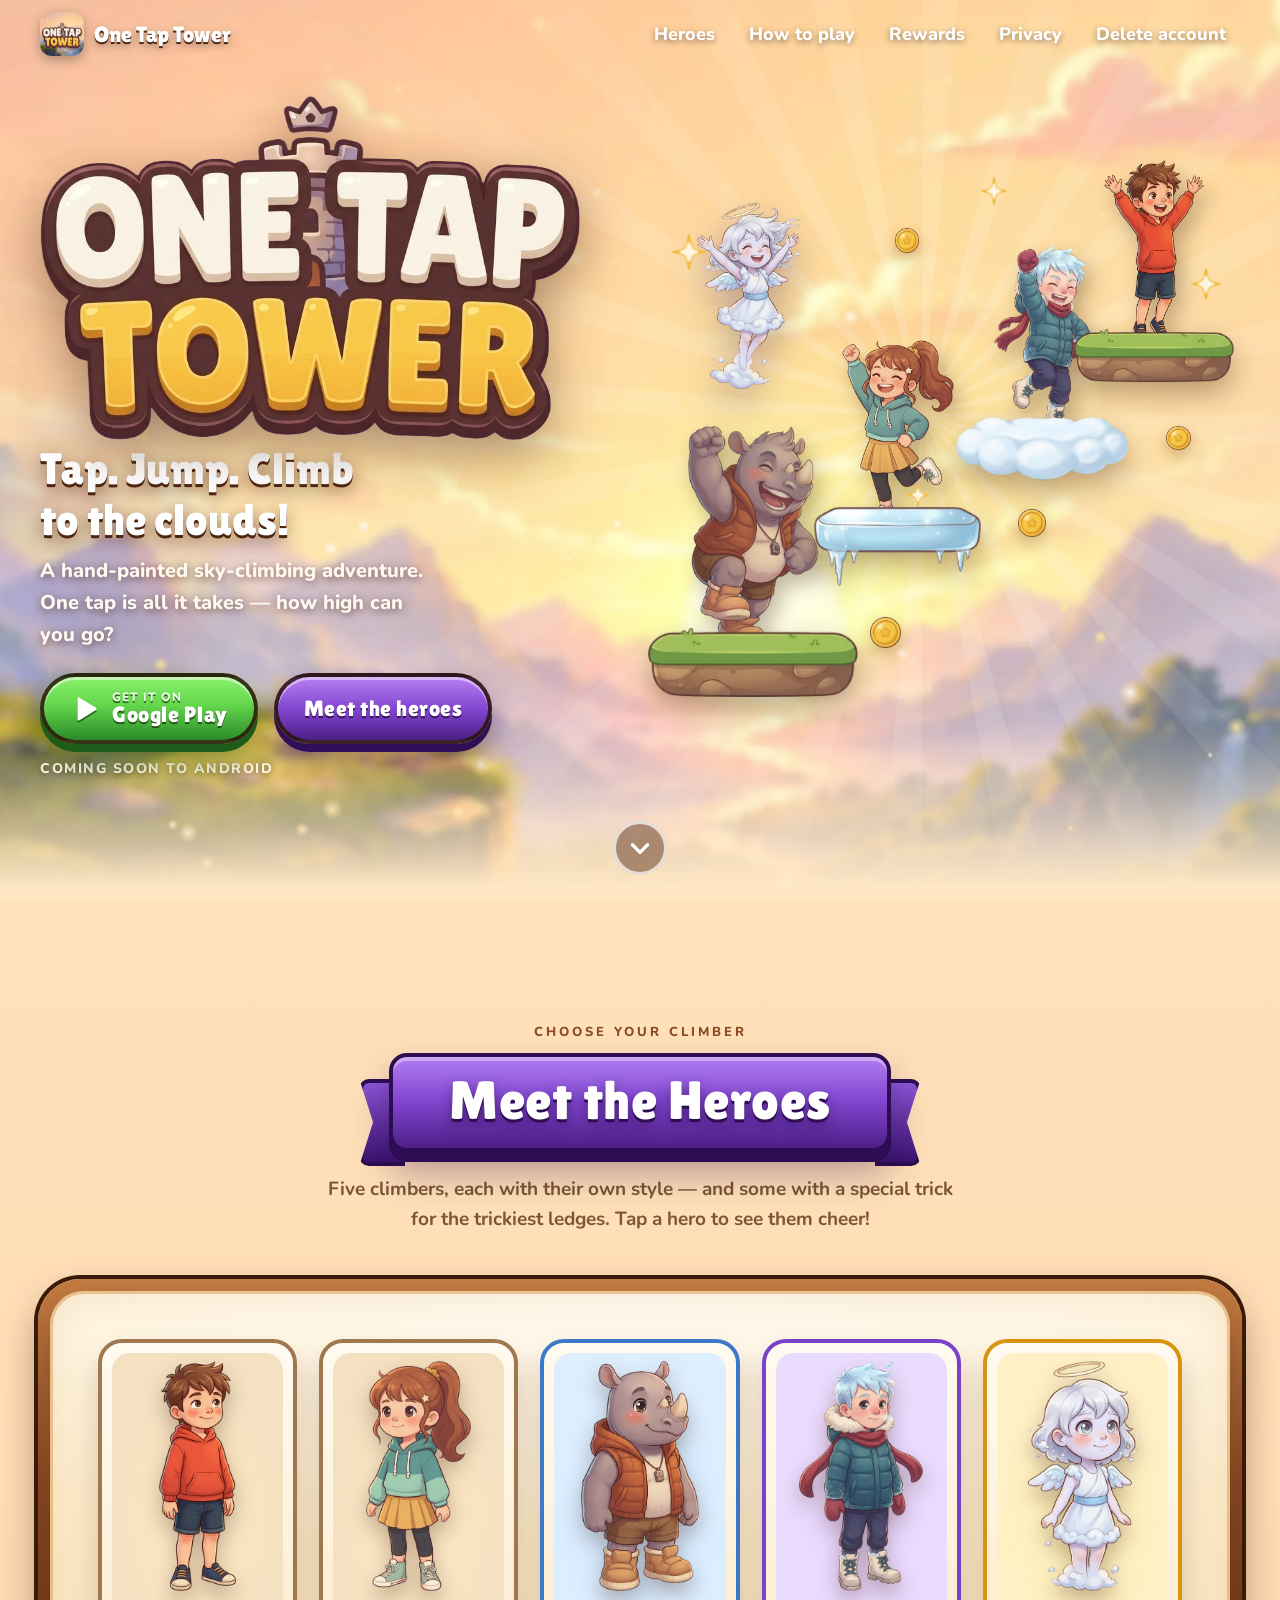
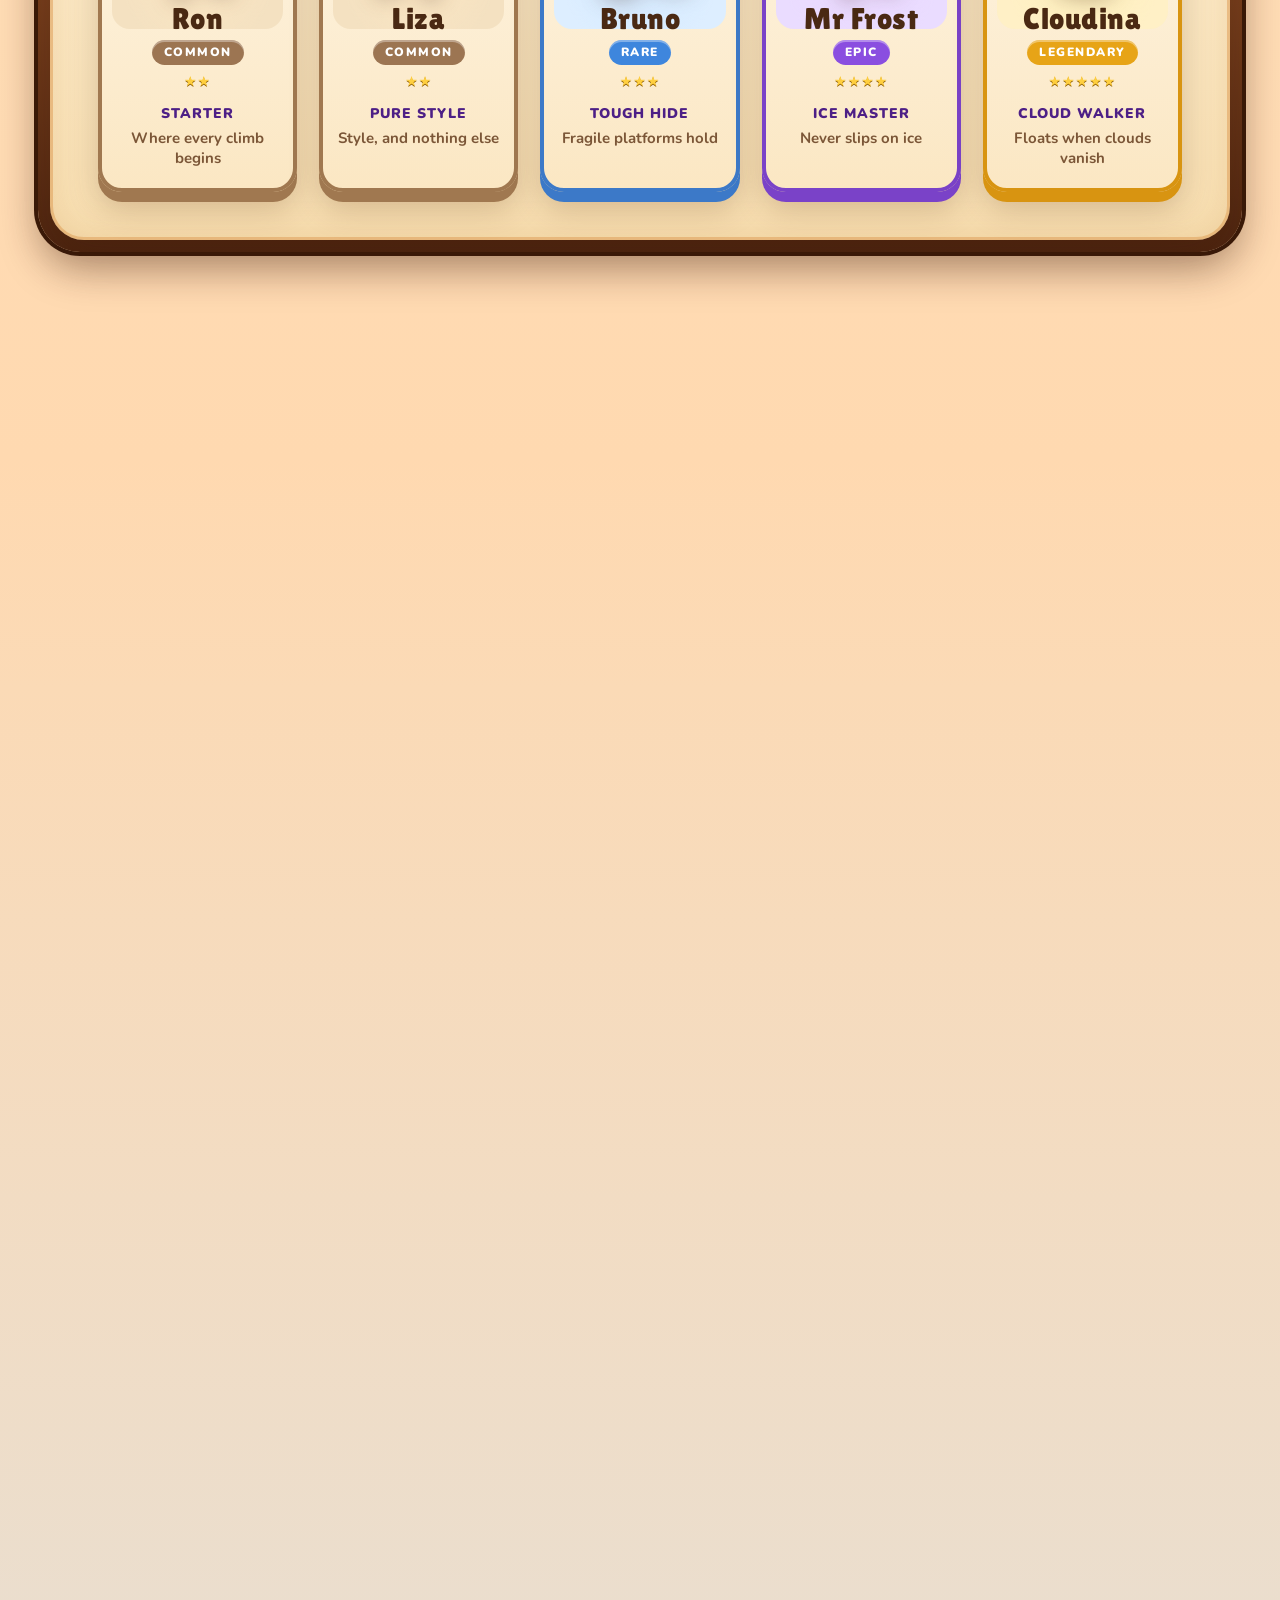
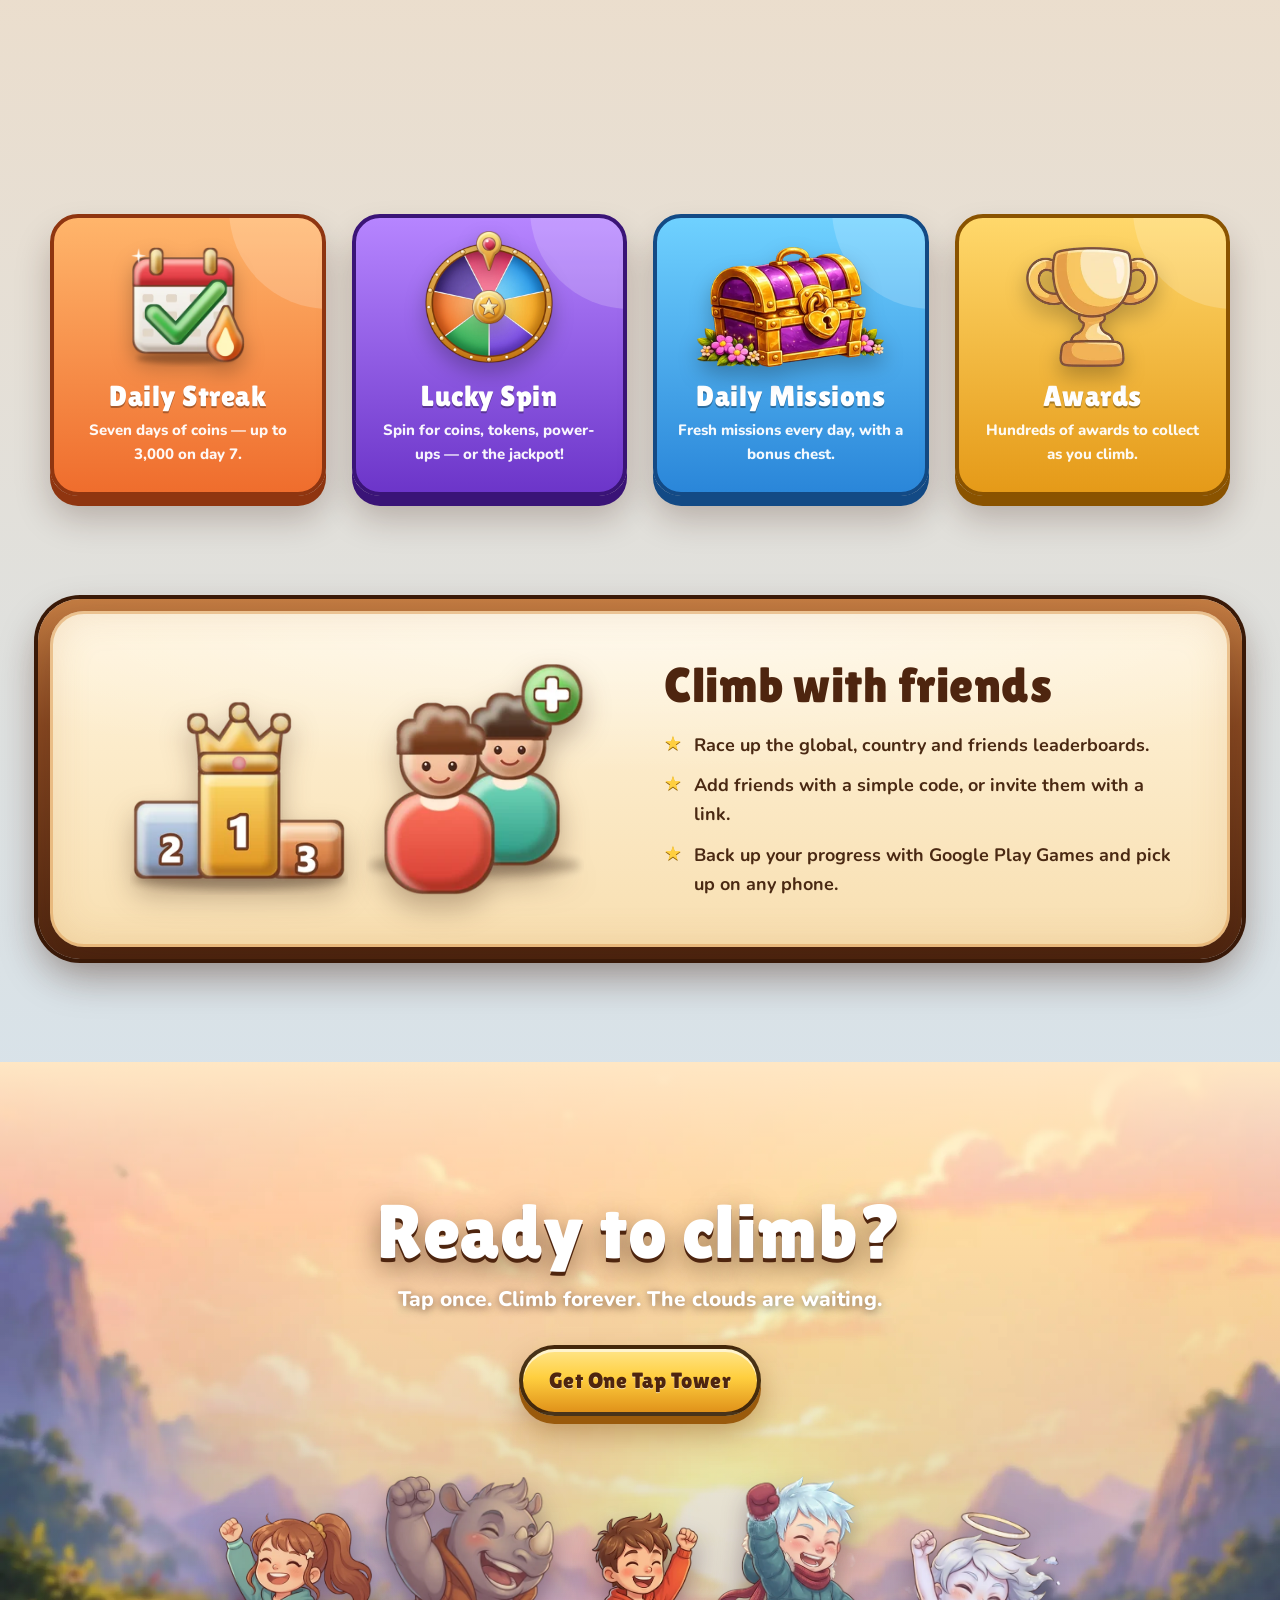
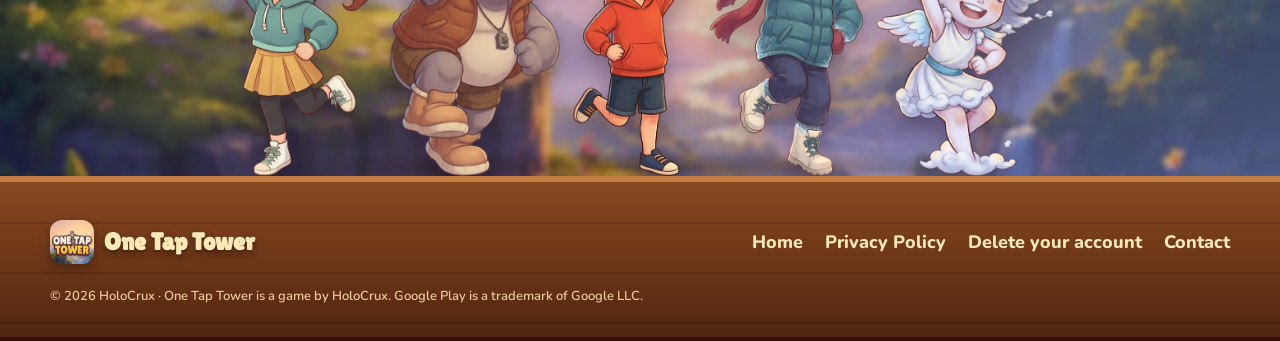
<file: index.html>
<!doctype html>
<html lang="en">
<head>
  <meta charset="utf-8">
  <meta name="viewport" content="width=device-width, initial-scale=1, viewport-fit=cover">
  <title>One Tap Tower — Tap. Jump. Climb to the clouds!</title>
  <meta name="description" content="One Tap Tower is a hand-painted sky-climbing adventure for Android. One tap is all it takes: leap from ledge to ledge, chain perfect landings, grab power-ups and climb with your friends.">
  <meta name="theme-color" content="#8a4a22">
  <meta property="og:type" content="website">
  <meta property="og:title" content="One Tap Tower — Tap. Jump. Climb to the clouds!">
  <meta property="og:description" content="A hand-painted sky-climbing adventure. One tap is all it takes — how high can you go?">
  <meta property="og:image" content="assets/img/og-image.jpg">
  <meta name="twitter:card" content="summary_large_image">
  <link rel="icon" type="image/png" href="assets/img/favicon.png">
  <link rel="apple-touch-icon" href="assets/img/apple-touch-icon.png">
  <link rel="preconnect" href="https://fonts.googleapis.com">
  <link rel="preconnect" href="https://fonts.gstatic.com" crossorigin>
  <link href="https://fonts.googleapis.com/css2?family=Lilita+One&family=Nunito:wght@600;700;800;900&display=swap" rel="stylesheet">
  <link rel="preload" as="image" href="assets/img/logo.webp">
  <link rel="stylesheet" href="assets/css/site.css">
</head>
<body>

<header class="nav">
  <div class="nav-inner">
    <a class="brand" href="index.html" aria-label="One Tap Tower home">
      <img src="assets/img/app-icon.webp" alt="" width="44" height="44">
      <span>One Tap Tower</span>
    </a>
    <button class="nav-toggle" aria-label="Menu" aria-expanded="false" aria-controls="nav-links"><span></span><span></span><span></span></button>
    <ul class="nav-links" id="nav-links">
      <li><a href="#heroes">Heroes</a></li>
      <li><a href="#play">How to play</a></li>
      <li><a href="#rewards">Rewards</a></li>
      <li><a href="privacy.html">Privacy</a></li>
      <li><a href="delete-account.html">Delete account</a></li>
    </ul>
  </div>
</header>

<main>
  <!-- ======================================== HERO ======================================== -->
  <section class="hero" aria-labelledby="hero-title">
    <div class="hero-sky" aria-hidden="true"></div>
    <div class="rays" aria-hidden="true"></div>
    <div class="clouds" aria-hidden="true">
      <i class="cloud" style="--w:340px;--top:12%;--t:120s;--d:-20s;--o:.8"></i>
      <i class="cloud" style="--w:220px;--top:26%;--t:95s;--d:-70s;--o:.65"></i>
      <i class="cloud" style="--w:420px;--top:6%;--t:150s;--d:-110s;--o:.55"></i>
      <i class="cloud" style="--w:260px;--top:44%;--t:110s;--d:-45s;--o:.6"></i>
      <i class="cloud" style="--w:180px;--top:62%;--t:85s;--d:-10s;--o:.5"></i>
    </div>
    <canvas class="motes" aria-hidden="true"></canvas>

    <div class="hero-inner">
      <div class="hero-copy">
        <h1 id="hero-title" class="sr-only">One Tap Tower</h1>
        <img class="hero-logo" src="assets/img/logo.webp" alt="One Tap Tower" width="840" height="535">
        <p class="tagline">Tap. Jump. Climb to the clouds!</p>
        <p class="lede">A hand-painted sky-climbing adventure. One tap is all it takes — how high can you go?</p>
        <div class="cta">
          <a class="btn btn-play" href="https://play.google.com/store/apps/details?id=com.HoloCrux.OneTapTower" rel="noopener">
            <svg viewBox="0 0 24 24" aria-hidden="true"><path fill="#fff" d="M6 3.8v16.4c0 .8.9 1.3 1.6.9l13.2-8.2c.6-.4.6-1.4 0-1.8L7.6 2.9C6.9 2.5 6 3 6 3.8z"/></svg>
            <span><small>GET IT ON</small><b>Google Play</b></span>
          </a>
          <a class="btn btn-ghost" href="#heroes">Meet the heroes</a>
        </div>
        <p class="soon">Coming soon to Android</p>
      </div>

      <!-- The climb: a staircase of ledges, a hero on each, Cloudina flying above. -->
      <div class="climb" aria-hidden="true">
        <img class="flyer" src="assets/img/hero-cloudina-jump.webp" alt="" style="--x:12;--y:54;--hh:30">
        <div class="step" style="--x:4;--y:4;--lw:34;--lr:.332;--hh:36;--d:0s;--hd:.2s">
          <img class="hero-pose" src="assets/img/hero-bruno-celebrate.webp" alt="">
          <img class="ledge" src="assets/img/ledge-normal.webp" alt="">
        </div>
        <div class="step" style="--x:31;--y:22;--lw:27;--lr:.473;--hh:31;--d:-1.6s;--hd:1.4s">
          <img class="hero-pose" src="assets/img/hero-liza-celebrate.webp" alt="">
          <img class="ledge" src="assets/img/ledge-ice.webp" alt="">
        </div>
        <div class="step" style="--x:54;--y:39;--lw:28;--lr:.373;--hh:31;--d:-3.2s;--hd:2.6s">
          <img class="hero-pose" src="assets/img/hero-frost-celebrate.webp" alt="">
          <img class="ledge" src="assets/img/ledge-cloud.webp" alt="">
        </div>
        <div class="step" style="--x:73;--y:55;--lw:26;--lr:.332;--hh:30;--d:-4.8s;--hd:3.8s">
          <img class="hero-pose" src="assets/img/hero-ron-jump.webp" alt="">
          <img class="ledge" src="assets/img/ledge-normal.webp" alt="">
        </div>
        <img class="coin-spin" src="assets/img/coin.webp" alt="" style="--x:40;--y:12;--s:5;--d:-.3s">
        <img class="coin-spin" src="assets/img/coin.webp" alt="" style="--x:64;--y:30;--s:4.5;--d:-1.2s">
        <img class="coin-spin" src="assets/img/coin.webp" alt="" style="--x:88;--y:44;--s:4;--d:-2s">
        <img class="coin-spin" src="assets/img/coin.webp" alt="" style="--x:44;--y:76;--s:4;--d:-.8s">
        <img class="twinkle" src="assets/img/sparkle.webp" alt="" style="--x:8%;--y:14%;--s:34px;--d:0s">
        <img class="twinkle" src="assets/img/sparkle.webp" alt="" style="--x:58%;--y:4%;--s:26px;--d:-1.1s">
        <img class="twinkle" src="assets/img/sparkle.webp" alt="" style="--x:92%;--y:20%;--s:30px;--d:-2s">
        <img class="twinkle" src="assets/img/sparkle.webp" alt="" style="--x:46%;--y:58%;--s:22px;--d:-.6s">
      </div>
    </div>

    <a class="scroll-cue" href="#heroes" aria-label="Scroll to the heroes">
      <svg viewBox="0 0 24 24" aria-hidden="true"><path fill="none" stroke="#fff" stroke-width="3" stroke-linecap="round" stroke-linejoin="round" d="M5 9l7 7 7-7"/></svg>
    </a>
    <div class="hero-fade" aria-hidden="true"></div>
  </section>

  <!-- ======================================== HEROES ======================================== -->
  <section class="section" id="heroes" aria-labelledby="heroes-title">
    <div class="wrap">
      <div class="section-head reveal">
        <span class="eyebrow">Choose your climber</span><br>
        <h2 class="ribbon" id="heroes-title">Meet the Heroes</h2>
        <p>Five climbers, each with their own style — and some with a special trick for the trickiest ledges. Tap a hero to see them cheer!</p>
      </div>

      <div class="board round reveal">
        <div class="heroes-grid">
          <article class="hero-card r-common" tabindex="0">
            <div class="portrait">
              <img class="calm" src="assets/img/hero-ron-idle.webp" alt="Ron, a boy in a red hoodie" loading="lazy">
              <img class="cheer" src="assets/img/hero-ron-celebrate.webp" alt="" loading="lazy">
            </div>
            <h3>Ron</h3>
            <span class="rarity">Common</span>
            <div class="stars" aria-label="2 stars">★★</div>
            <div class="perk">STARTER</div>
            <p class="perk-text">Where every climb begins</p>
          </article>
          <article class="hero-card r-common" tabindex="0">
            <div class="portrait">
              <img class="calm" src="assets/img/hero-liza-idle.webp" alt="Liza, a girl with a ponytail and a teal hoodie" loading="lazy">
              <img class="cheer" src="assets/img/hero-liza-celebrate.webp" alt="" loading="lazy">
            </div>
            <h3>Liza</h3>
            <span class="rarity">Common</span>
            <div class="stars" aria-label="2 stars">★★</div>
            <div class="perk">PURE STYLE</div>
            <p class="perk-text">Style, and nothing else</p>
          </article>
          <article class="hero-card r-rare" tabindex="0">
            <div class="portrait">
              <img class="calm" src="assets/img/hero-bruno-idle.webp" alt="Bruno, a friendly rhino in an orange vest" loading="lazy">
              <img class="cheer" src="assets/img/hero-bruno-celebrate.webp" alt="" loading="lazy">
            </div>
            <h3>Bruno</h3>
            <span class="rarity">Rare</span>
            <div class="stars" aria-label="3 stars">★★★</div>
            <div class="perk">TOUGH HIDE</div>
            <p class="perk-text">Fragile platforms hold</p>
          </article>
          <article class="hero-card r-epic" tabindex="0">
            <div class="portrait">
              <img class="calm" src="assets/img/hero-frost-idle.webp" alt="Mr Frost, a boy with icy blue hair and a puffer jacket" loading="lazy">
              <img class="cheer" src="assets/img/hero-frost-celebrate.webp" alt="" loading="lazy">
            </div>
            <h3>Mr Frost</h3>
            <span class="rarity">Epic</span>
            <div class="stars" aria-label="4 stars">★★★★</div>
            <div class="perk">ICE MASTER</div>
            <p class="perk-text">Never slips on ice</p>
          </article>
          <article class="hero-card r-legendary" tabindex="0">
            <div class="portrait">
              <img class="calm" src="assets/img/hero-cloudina-idle.webp" alt="Cloudina, a little cloud angel with a golden halo" loading="lazy">
              <img class="cheer" src="assets/img/hero-cloudina-celebrate.webp" alt="" loading="lazy">
            </div>
            <h3>Cloudina</h3>
            <span class="rarity">Legendary</span>
            <div class="stars" aria-label="5 stars">★★★★★</div>
            <div class="perk">CLOUD WALKER</div>
            <p class="perk-text">Floats when clouds vanish</p>
          </article>
        </div>
      </div>
    </div>
  </section>

  <!-- ======================================== HOW TO PLAY ======================================== -->
  <section class="section" id="play" aria-labelledby="play-title" style="padding-top:0">
    <div class="wrap">
      <div class="section-head reveal">
        <span class="eyebrow">Easy to learn, hard to master</span><br>
        <h2 class="ribbon" id="play-title">How to Climb</h2>
      </div>
      <div class="steps">
        <div class="how reveal">
          <span class="num">1</span>
          <div class="art"><div class="tap-demo"><img src="assets/img/hero-ron-jump.webp" alt="" loading="lazy"><span class="tap-ring"></span></div></div>
          <h3>Tap to jump</h3>
          <p>One tap launches your hero up to the next ledge. That's the only control — timing is everything.</p>
        </div>
        <div class="how reveal">
          <span class="num">2</span>
          <div class="art">
            <div class="perfect-demo">
              <span class="callout">PERFECT!</span>
              <span class="callout combo">COMBO x5</span>
              <img class="ledge" src="assets/img/ledge-normal.webp" alt="" loading="lazy">
            </div>
          </div>
          <h3>Land dead centre</h3>
          <p>Perfect landings chain combos and multiply your score. Miss the ledge and the tower wins.</p>
        </div>
        <div class="how reveal">
          <span class="num">3</span>
          <div class="art">
            <div class="orbit">
              <img class="core" src="assets/img/power-shield.webp" alt="" loading="lazy" style="left:50%;top:50%">
              <img src="assets/img/power-rocket.webp" alt="" loading="lazy" style="--d:0s">
              <img src="assets/img/power-magnet.webp" alt="" loading="lazy" style="--d:-2s">
              <img src="assets/img/power-slowmo.webp" alt="" loading="lazy" style="--d:-4s">
              <img src="assets/img/power-doublecoins.webp" alt="" loading="lazy" style="--d:-6s">
              <img src="assets/img/power-scorex2.webp" alt="" loading="lazy" style="--d:-8s">
              <img src="assets/img/power-scorex5.webp" alt="" loading="lazy" style="--d:-10s">
            </div>
          </div>
          <h3>Grab power-ups</h3>
          <p>Shields, rockets, magnets, slow-motion and score boosters — save them for the moment that counts.</p>
        </div>
      </div>
    </div>
  </section>

  <!-- ======================================== LEDGES ======================================== -->
  <section class="section" aria-labelledby="ledges-title" style="padding-top:0">
    <div class="wrap">
      <div class="section-head reveal">
        <span class="eyebrow">Every step is different</span><br>
        <h2 class="ribbon" id="ledges-title">Ledges with Personality</h2>
      </div>
      <div class="board round reveal">
        <div class="ledges">
          <div class="ledge-card"><img src="assets/img/ledge-normal.webp" alt="" loading="lazy" style="--d:0s"><b>Grassy</b><span>Solid ground</span></div>
          <div class="ledge-card"><img src="assets/img/ledge-ice.webp" alt="" loading="lazy" style="--d:-1s"><b>Icy</b><span>Slippery!</span></div>
          <div class="ledge-card"><img src="assets/img/ledge-cloud.webp" alt="" loading="lazy" style="--d:-2s"><b>Cloud</b><span>Fades away</span></div>
          <div class="ledge-card"><img src="assets/img/ledge-fragile.webp" alt="" loading="lazy" style="--d:-3s"><b>Brick</b><span>Crumbles</span></div>
          <div class="ledge-card"><img src="assets/img/ledge-spring.webp" alt="" loading="lazy" style="--d:-4s"><b>Spring</b><span>Boing!</span></div>
          <div class="ledge-card"><img src="assets/img/ledge-moving.webp" alt="" loading="lazy" style="--d:-5s"><b>Moving</b><span>On the move</span></div>
        </div>
      </div>
    </div>
  </section>

  <!-- ======================================== REWARDS ======================================== -->
  <section class="section" id="rewards" aria-labelledby="rewards-title" style="padding-top:0">
    <div class="wrap">
      <div class="section-head reveal">
        <span class="eyebrow">Come back every day</span><br>
        <h2 class="ribbon" id="rewards-title">Treasures &amp; Rewards</h2>
      </div>
      <div class="rewards">
        <div class="reward rw-streak reveal">
          <div class="icon"><img src="assets/img/icon-streak.webp" alt="" loading="lazy"></div>
          <h3>Daily Streak</h3>
          <p>Seven days of coins — up to 3,000 on day 7.</p>
        </div>
        <div class="reward rw-spin reveal">
          <div class="icon"><div class="wheel"><img class="w" src="assets/img/wheel.webp" alt="" loading="lazy"><img class="h" src="assets/img/wheel-hub.webp" alt="" loading="lazy"><img class="p" src="assets/img/wheel-pointer.webp" alt="" loading="lazy"></div></div>
          <h3>Lucky Spin</h3>
          <p>Spin for coins, tokens, power-ups — or the jackpot!</p>
        </div>
        <div class="reward rw-miss reveal">
          <div class="icon"><img src="assets/img/icon-chest.webp" alt="" loading="lazy" style="--d:-1s"></div>
          <h3>Daily Missions</h3>
          <p>Fresh missions every day, with a bonus chest.</p>
        </div>
        <div class="reward rw-awards reveal">
          <div class="icon"><img src="assets/img/icon-trophy.webp" alt="" loading="lazy" style="--d:-2s"></div>
          <h3>Awards</h3>
          <p>Hundreds of awards to collect as you climb.</p>
        </div>
      </div>
    </div>
  </section>

  <!-- ======================================== TOGETHER ======================================== -->
  <section class="section" aria-labelledby="together-title" style="padding-top:0">
    <div class="wrap">
      <div class="board round reveal">
        <div class="together">
          <div class="pics">
            <img src="assets/img/icon-leaderboard.webp" alt="" loading="lazy">
            <img src="assets/img/icon-friends.webp" alt="" loading="lazy">
          </div>
          <div>
            <h2 id="together-title">Climb with friends</h2>
            <ul>
              <li>Race up the global, country and friends leaderboards.</li>
              <li>Add friends with a simple code, or invite them with a link.</li>
              <li>Back up your progress with Google Play Games and pick up on any phone.</li>
            </ul>
          </div>
        </div>
      </div>
    </div>
  </section>

  <!-- ======================================== CTA ======================================== -->
  <section class="cta-band" aria-labelledby="cta-title">
    <div class="wrap reveal">
      <h2 id="cta-title">Ready to climb?</h2>
      <p>Tap once. Climb forever. The clouds are waiting.</p>
      <a class="btn btn-gold" href="https://play.google.com/store/apps/details?id=com.HoloCrux.OneTapTower" rel="noopener">Get One Tap Tower</a>
    </div>
    <div class="parade" aria-hidden="true">
      <img src="assets/img/hero-liza-celebrate.webp" alt="" loading="lazy" style="--hd:.4s">
      <img src="assets/img/hero-bruno-celebrate.webp" alt="" loading="lazy" style="--hd:1.2s">
      <img src="assets/img/hero-ron-celebrate.webp" alt="" loading="lazy" style="--hd:0s">
      <img src="assets/img/hero-frost-celebrate.webp" alt="" loading="lazy" style="--hd:2s">
      <img src="assets/img/hero-cloudina-celebrate.webp" alt="" loading="lazy" style="--hd:2.8s">
    </div>
  </section>
</main>

<footer class="footer">
  <div class="wrap">
    <a class="brand" href="index.html"><img src="assets/img/app-icon.webp" alt="" width="44" height="44"><span>One Tap Tower</span></a>
    <nav aria-label="Footer">
      <ul>
        <li><a href="index.html">Home</a></li>
        <li><a href="privacy.html">Privacy Policy</a></li>
        <li><a href="delete-account.html">Delete your account</a></li>
        <li><a href="mailto:kavinvigneshplaystore@gmail.com">Contact</a></li>
      </ul>
    </nav>
    <small>© <span data-year>2026</span> HoloCrux · One Tap Tower is a game by HoloCrux. Google Play is a trademark of Google LLC.</small>
  </div>
</footer>

<script src="assets/js/site.js" defer></script>
</body>
</html>
</file>
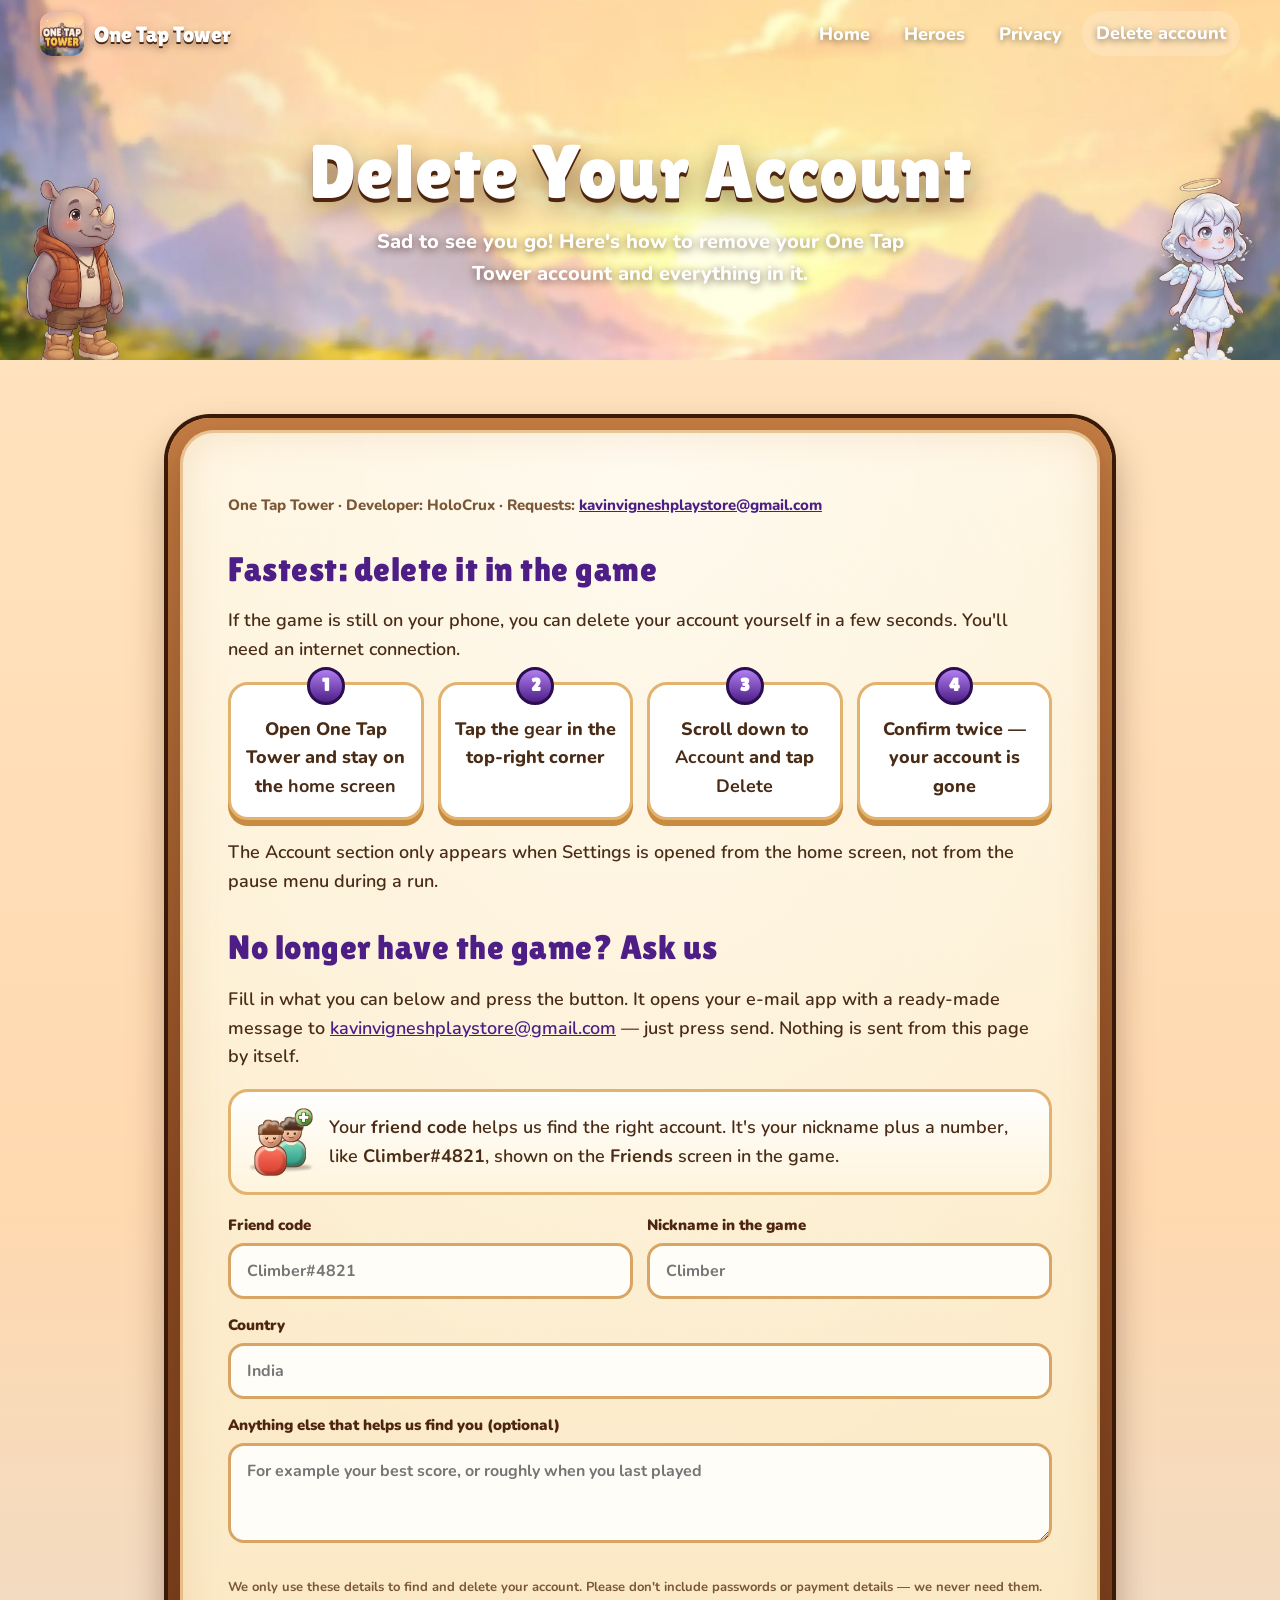
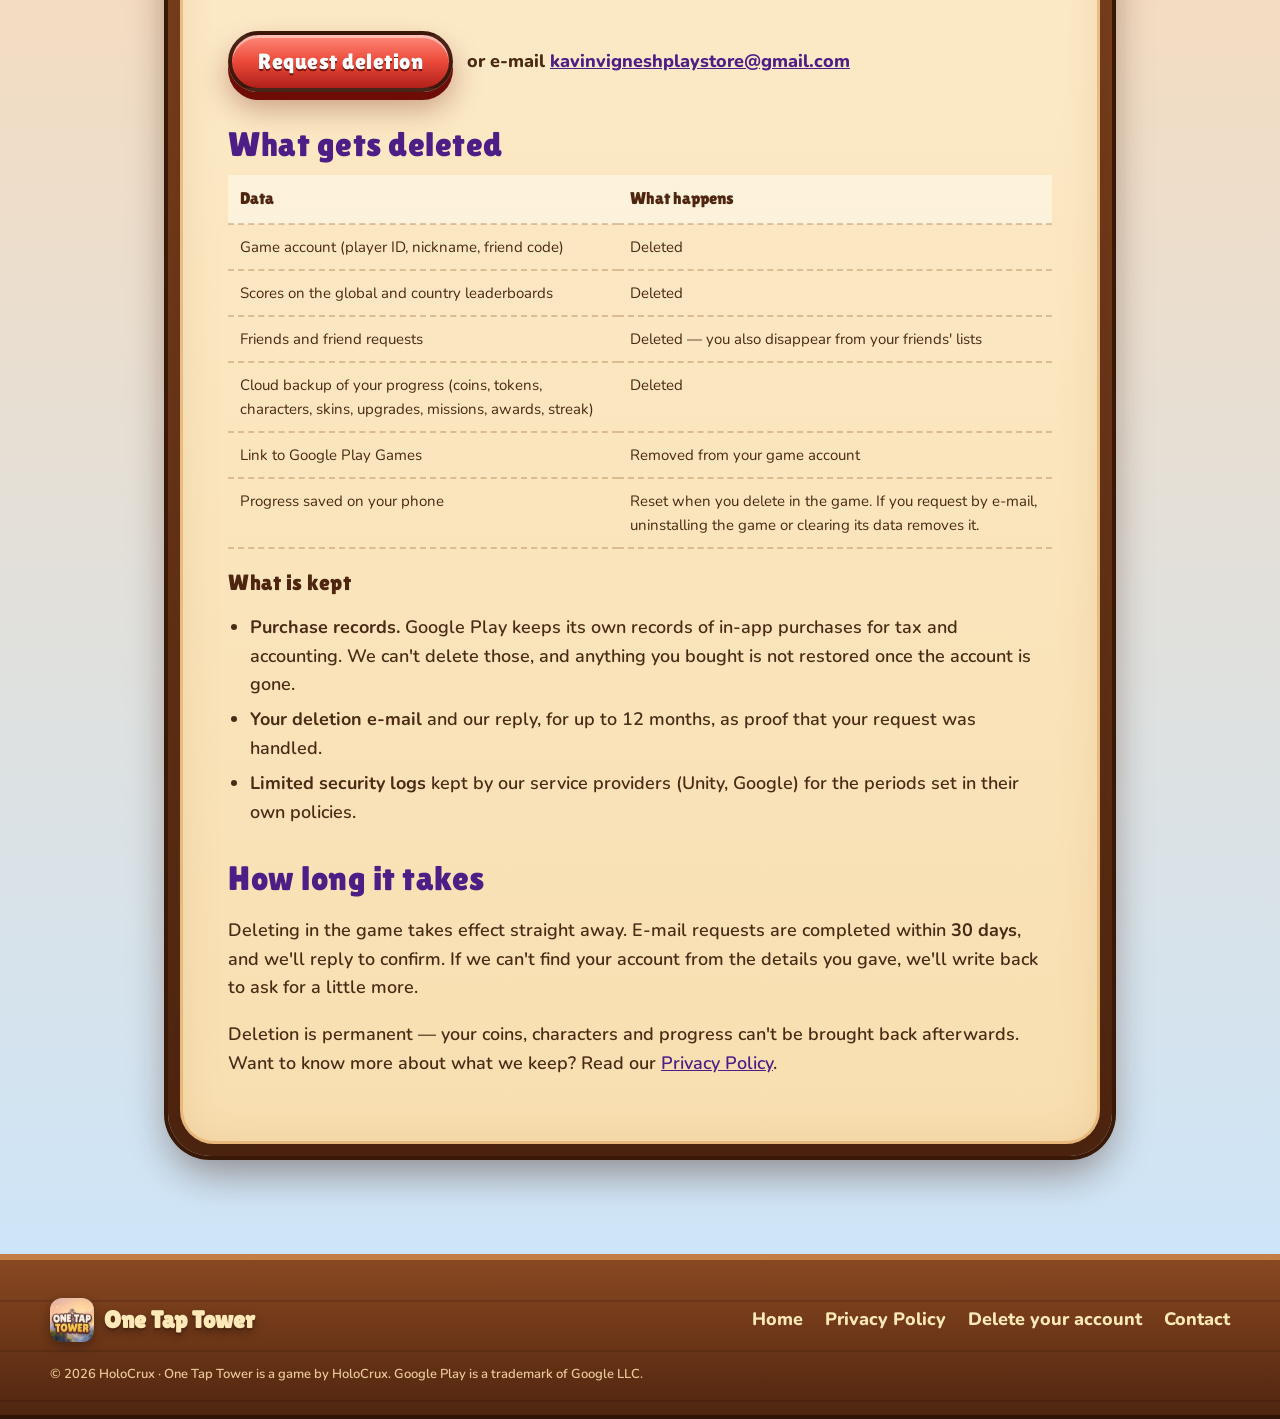
<file: delete-account.html>
<!doctype html>
<html lang="en">
<head>
  <meta charset="utf-8">
  <meta name="viewport" content="width=device-width, initial-scale=1, viewport-fit=cover">
  <title>Delete Your Account — One Tap Tower</title>
  <meta name="description" content="How to delete your One Tap Tower account and data — in the game, or by request.">
  <meta name="theme-color" content="#8a4a22">
  <meta property="og:type" content="website">
  <meta property="og:title" content="Delete Your Account — One Tap Tower">
  <meta property="og:description" content="How to delete your One Tap Tower account and data — in the game, or by request.">
  <meta property="og:image" content="assets/img/og-image.jpg">
  <link rel="icon" type="image/png" href="assets/img/favicon.png">
  <link rel="apple-touch-icon" href="assets/img/apple-touch-icon.png">
  <link rel="preconnect" href="https://fonts.googleapis.com">
  <link rel="preconnect" href="https://fonts.gstatic.com" crossorigin>
  <link href="https://fonts.googleapis.com/css2?family=Lilita+One&family=Nunito:wght@600;700;800;900&display=swap" rel="stylesheet">
  <link rel="stylesheet" href="assets/css/site.css">
</head>
<body>

<header class="nav">
  <div class="nav-inner">
    <a class="brand" href="index.html" aria-label="One Tap Tower home">
      <img src="assets/img/app-icon.webp" alt="" width="44" height="44">
      <span>One Tap Tower</span>
    </a>
    <button class="nav-toggle" aria-label="Menu" aria-expanded="false" aria-controls="nav-links"><span></span><span></span><span></span></button>
    <ul class="nav-links" id="nav-links">
      <li><a href="index.html">Home</a></li>
      <li><a href="index.html#heroes">Heroes</a></li>
      <li><a href="privacy.html">Privacy</a></li>
      <li><a href="delete-account.html" aria-current="page">Delete account</a></li>
    </ul>
  </div>
</header>

<main>
  <section class="page-hero">
    <div class="hero-sky" aria-hidden="true"></div>
    <div class="clouds" aria-hidden="true">
      <i class="cloud" style="--w:300px;--top:16%;--t:110s;--d:-50s;--o:.7"></i>
      <i class="cloud" style="--w:220px;--top:50%;--t:95s;--d:-15s;--o:.55"></i>
    </div>
    <h1>Delete Your Account</h1>
    <p>Sad to see you go! Here's how to remove your One Tap Tower account and everything in it.</p>
    <img class="peek l" src="assets/img/hero-bruno-idle.webp" alt="">
    <img class="peek r" src="assets/img/hero-cloudina-idle.webp" alt="">
  </section>

  <section class="doc">
    <div class="wrap">
      <article class="board round">
        <p class="meta">One Tap Tower · Developer: HoloCrux · Requests: <a href="mailto:kavinvigneshplaystore@gmail.com">kavinvigneshplaystore@gmail.com</a></p>

        <h2 id="in-game">Fastest: delete it in the game</h2>
        <p>If the game is still on your phone, you can delete your account yourself in a few seconds. You'll need an internet connection.</p>
        <ol class="how-delete">
          <li>Open One Tap Tower and stay on the <b>home screen</b></li>
          <li>Tap the <b>gear</b> in the top-right corner</li>
          <li>Scroll down to <b>Account</b> and tap <b>Delete</b></li>
          <li>Confirm twice — your account is gone</li>
        </ol>
        <p>The Account section only appears when Settings is opened from the home screen, not from the pause menu during a run.</p>

        <h2 id="request">No longer have the game? Ask us</h2>
        <p>Fill in what you can below and press the button. It opens your e-mail app with a ready-made message to <a href="mailto:kavinvigneshplaystore@gmail.com">kavinvigneshplaystore@gmail.com</a> — just press send. Nothing is sent from this page by itself.</p>
        <div class="callout-box">
          <img src="assets/img/icon-friends.webp" alt="">
          <p style="margin:0">Your <b>friend code</b> helps us find the right account. It's your nickname plus a number, like <b>Climber#4821</b>, shown on the <b>Friends</b> screen in the game.</p>
        </div>

        <form id="delete-form" class="form" data-email="kavinvigneshplaystore@gmail.com" novalidate>
          <div class="row">
            <label for="friend-code">Friend code
              <input id="friend-code" name="friend-code" type="text" autocomplete="off" placeholder="Climber#4821" maxlength="60">
            </label>
            <label for="nickname">Nickname in the game
              <input id="nickname" name="nickname" type="text" autocomplete="off" placeholder="Climber" maxlength="40">
            </label>
          </div>
          <label for="country">Country
            <input id="country" name="country" type="text" autocomplete="off" placeholder="India" maxlength="60">
          </label>
          <label for="notes">Anything else that helps us find you (optional)
            <textarea id="notes" name="notes" rows="3" maxlength="600" placeholder="For example your best score, or roughly when you last played"></textarea>
          </label>
          <p class="hint">We only use these details to find and delete your account. Please don't include passwords or payment details — we never need them.</p>
          <div class="actions">
            <button class="btn btn-danger" type="submit">Request deletion</button>
            <span class="mail-line">or e-mail <a href="mailto:kavinvigneshplaystore@gmail.com?subject=One%20Tap%20Tower%20%E2%80%94%20account%20deletion%20request">kavinvigneshplaystore@gmail.com</a></span>
          </div>
          <p class="sent mail-line" role="status" hidden>Your e-mail app should now be open with the request. Press <b>send</b> there to finish. If nothing opened, e-mail us directly at the address above.</p>
        </form>

        <h2 id="what">What gets deleted</h2>
        <table>
          <thead><tr><th>Data</th><th>What happens</th></tr></thead>
          <tbody>
            <tr><td data-label="Data">Game account (player ID, nickname, friend code)</td><td data-label="What happens">Deleted</td></tr>
            <tr><td data-label="Data">Scores on the global and country leaderboards</td><td data-label="What happens">Deleted</td></tr>
            <tr><td data-label="Data">Friends and friend requests</td><td data-label="What happens">Deleted — you also disappear from your friends' lists</td></tr>
            <tr><td data-label="Data">Cloud backup of your progress (coins, tokens, characters, skins, upgrades, missions, awards, streak)</td><td data-label="What happens">Deleted</td></tr>
            <tr><td data-label="Data">Link to Google Play Games</td><td data-label="What happens">Removed from your game account</td></tr>
            <tr><td data-label="Data">Progress saved on your phone</td><td data-label="What happens">Reset when you delete in the game. If you request by e-mail, uninstalling the game or clearing its data removes it.</td></tr>
          </tbody>
        </table>

        <h3>What is kept</h3>
        <ul>
          <li><b>Purchase records.</b> Google Play keeps its own records of in-app purchases for tax and accounting. We can't delete those, and anything you bought is not restored once the account is gone.</li>
          <li><b>Your deletion e-mail</b> and our reply, for up to 12 months, as proof that your request was handled.</li>
          <li><b>Limited security logs</b> kept by our service providers (Unity, Google) for the periods set in their own policies.</li>
        </ul>

        <h2 id="when">How long it takes</h2>
        <p>Deleting in the game takes effect straight away. E-mail requests are completed within <b>30 days</b>, and we'll reply to confirm. If we can't find your account from the details you gave, we'll write back to ask for a little more.</p>
        <p>Deletion is permanent — your coins, characters and progress can't be brought back afterwards. Want to know more about what we keep? Read our <a href="privacy.html">Privacy Policy</a>.</p>
      </article>
    </div>
  </section>
</main>

<footer class="footer">
  <div class="wrap">
    <a class="brand" href="index.html"><img src="assets/img/app-icon.webp" alt="" width="44" height="44"><span>One Tap Tower</span></a>
    <nav aria-label="Footer">
      <ul>
        <li><a href="index.html">Home</a></li>
        <li><a href="privacy.html">Privacy Policy</a></li>
        <li><a href="delete-account.html">Delete your account</a></li>
        <li><a href="mailto:kavinvigneshplaystore@gmail.com">Contact</a></li>
      </ul>
    </nav>
    <small>© <span data-year>2026</span> HoloCrux · One Tap Tower is a game by HoloCrux. Google Play is a trademark of Google LLC.</small>
  </div>
</footer>

<script src="assets/js/site.js" defer></script>
</body>
</html>
</file>
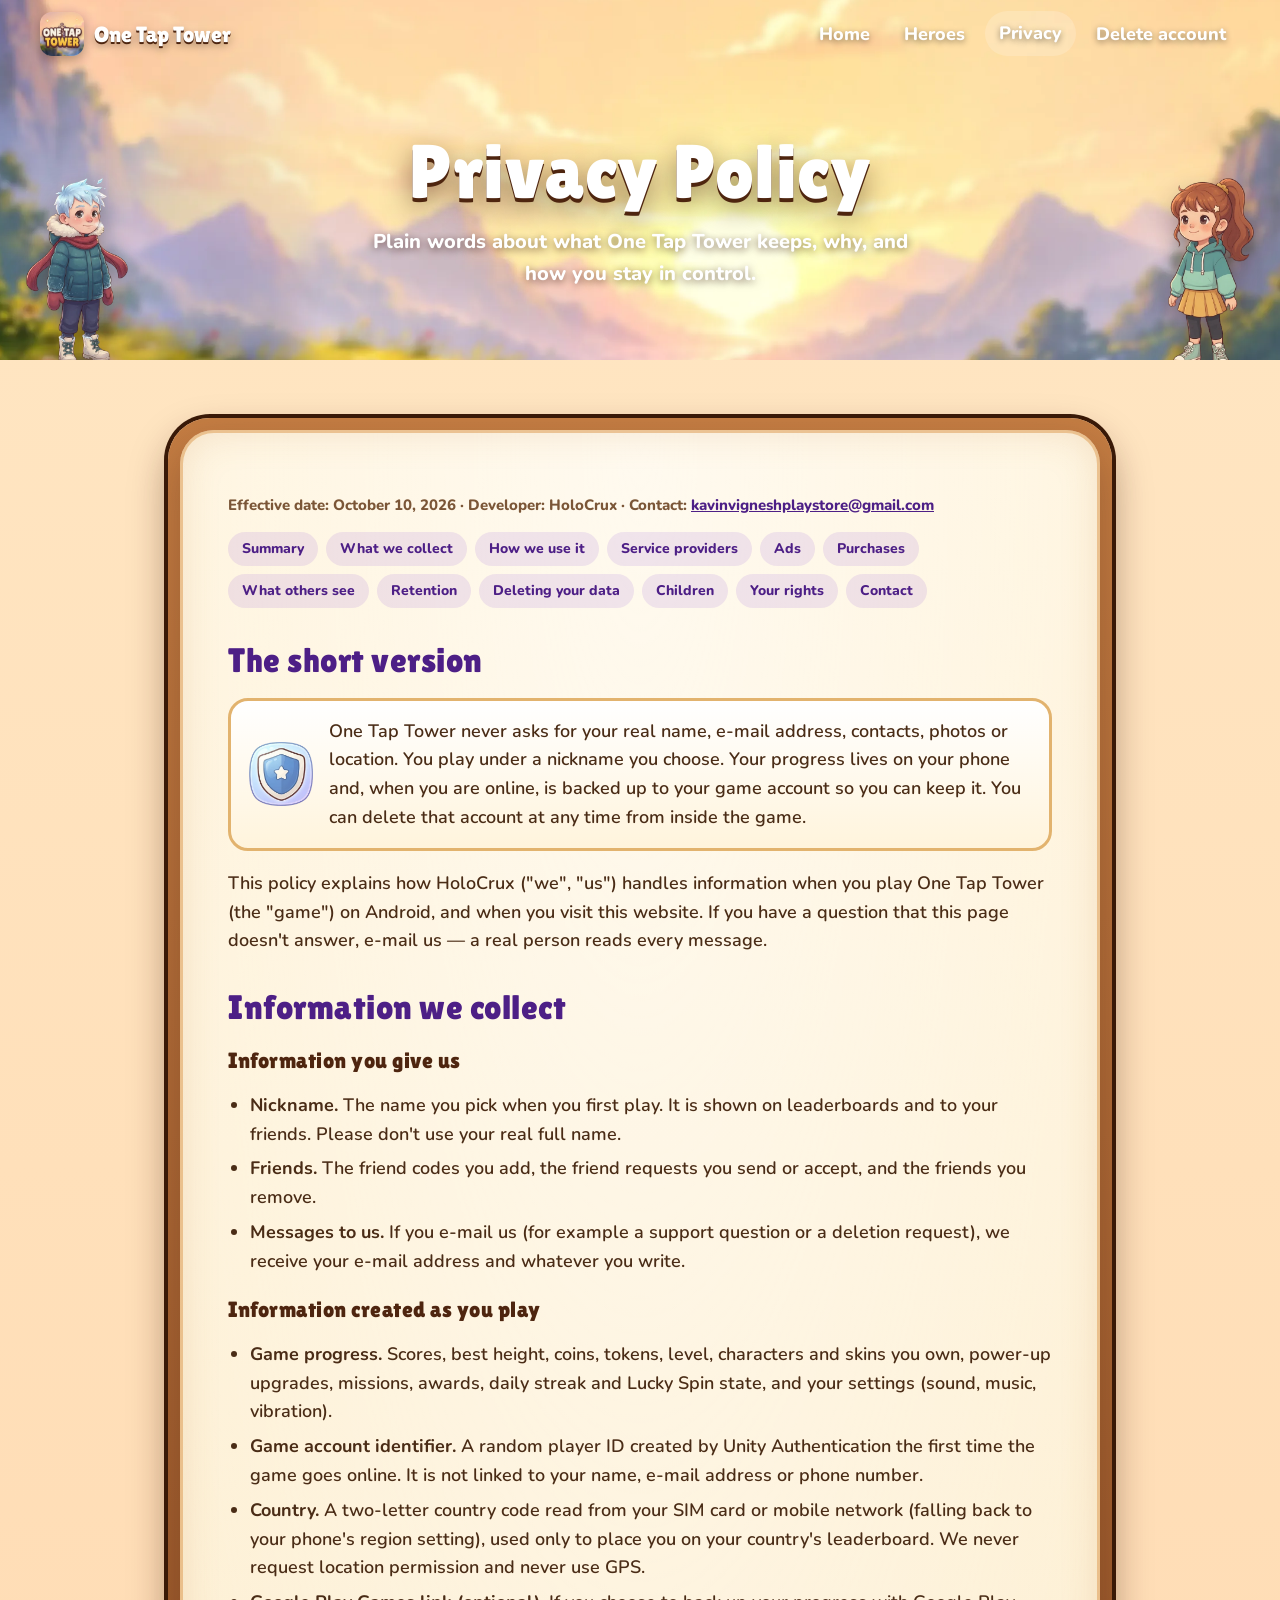
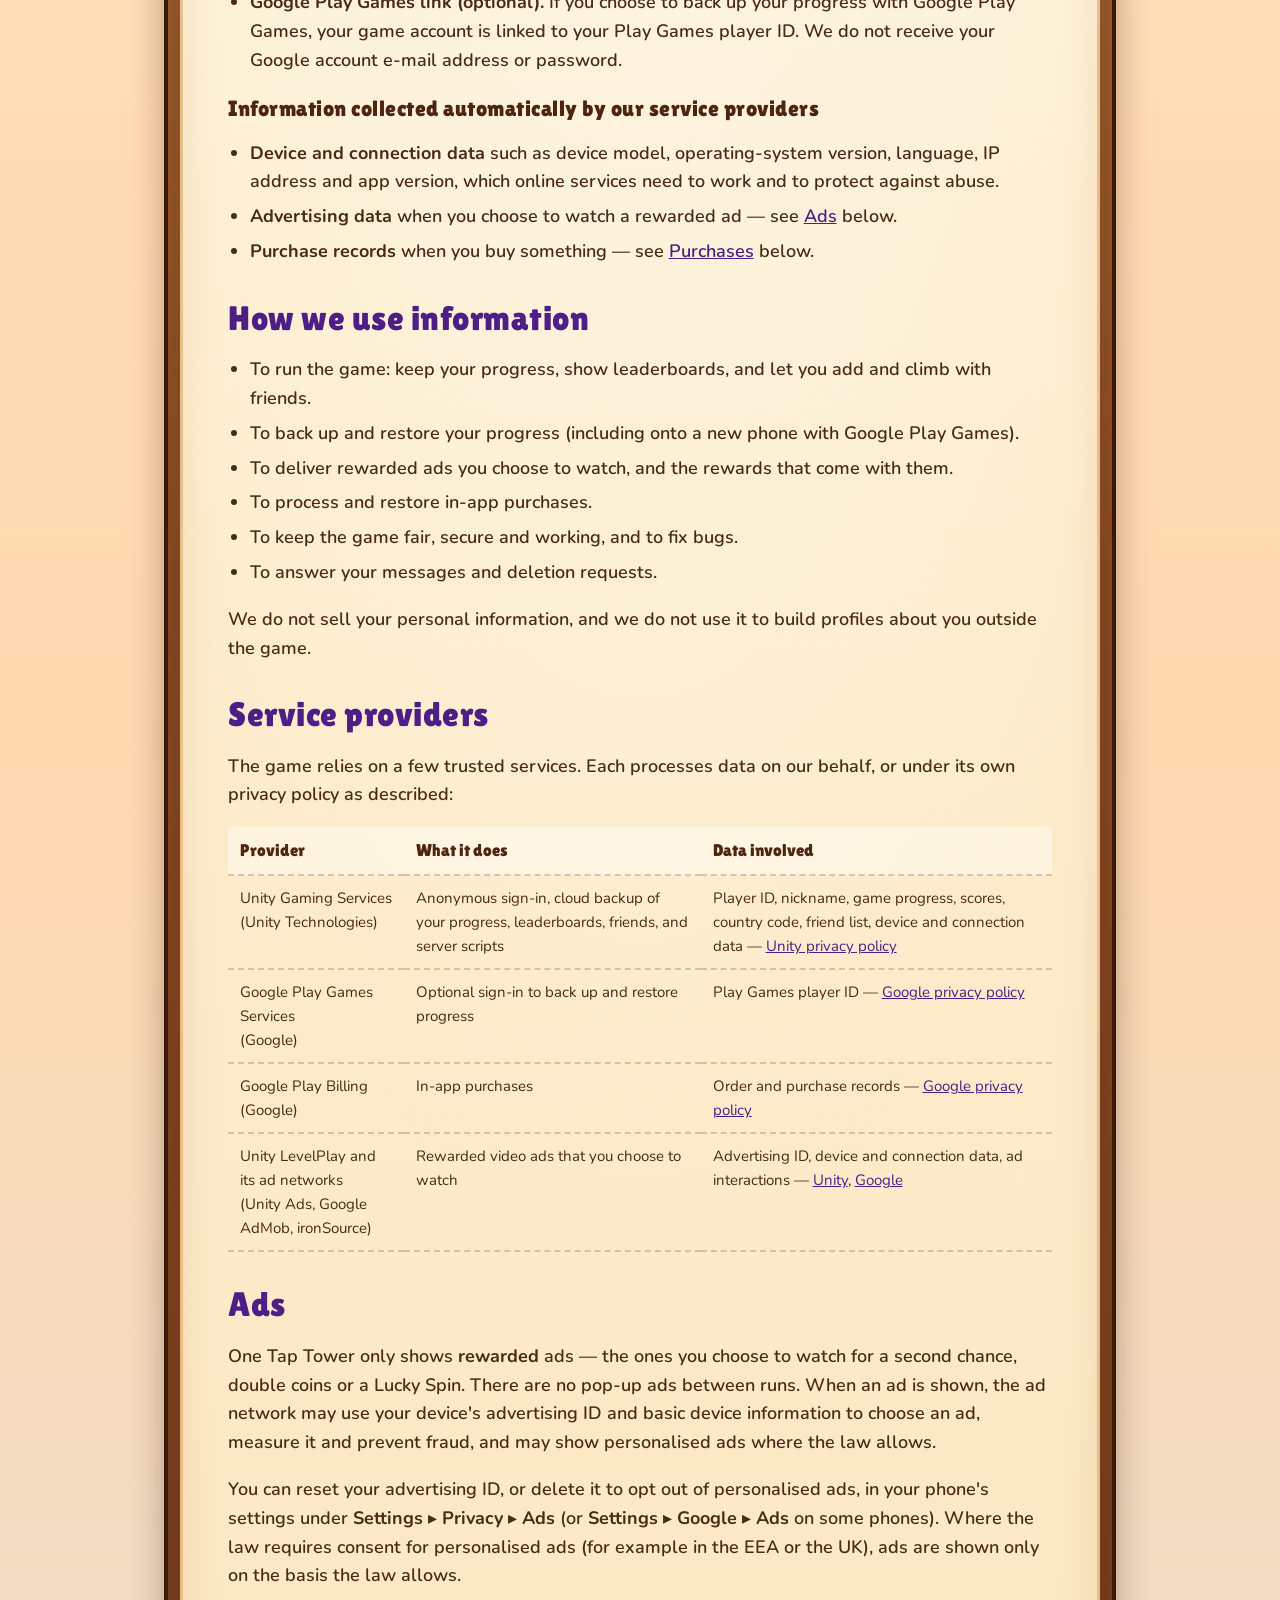
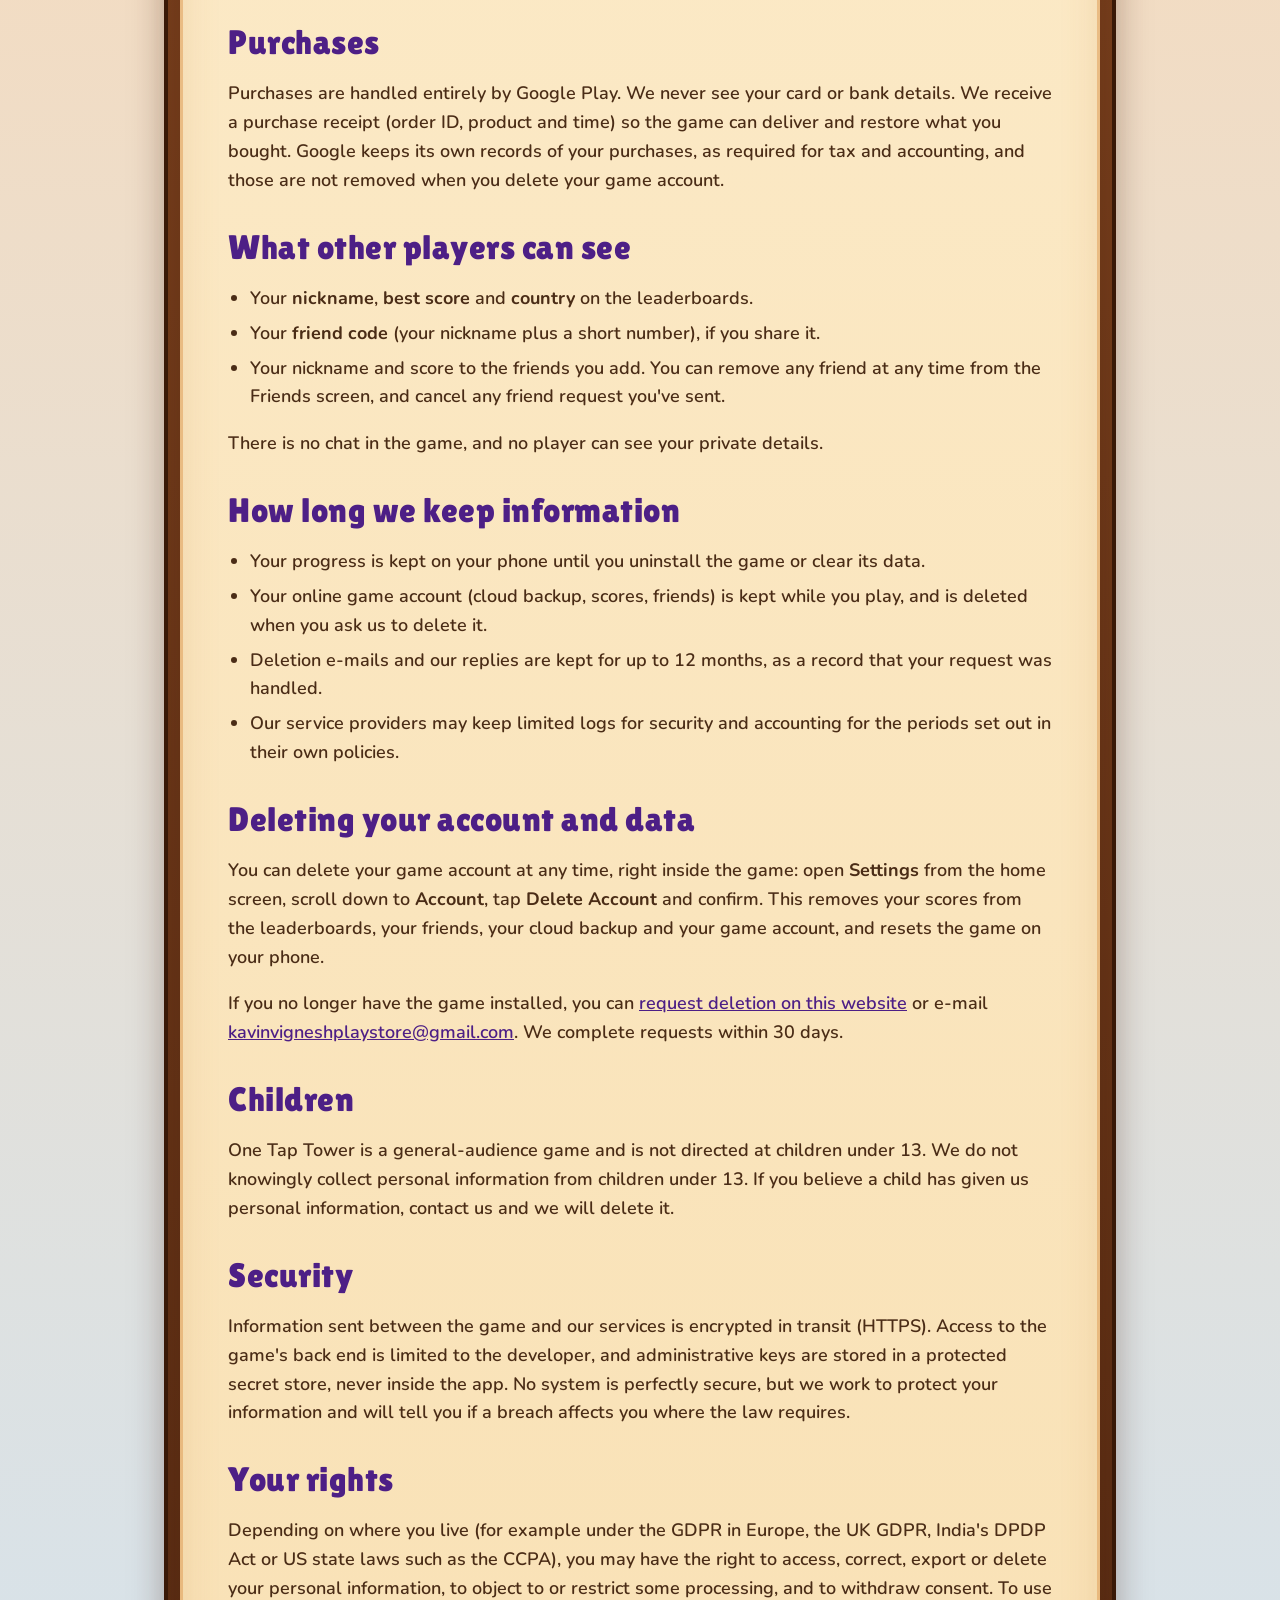
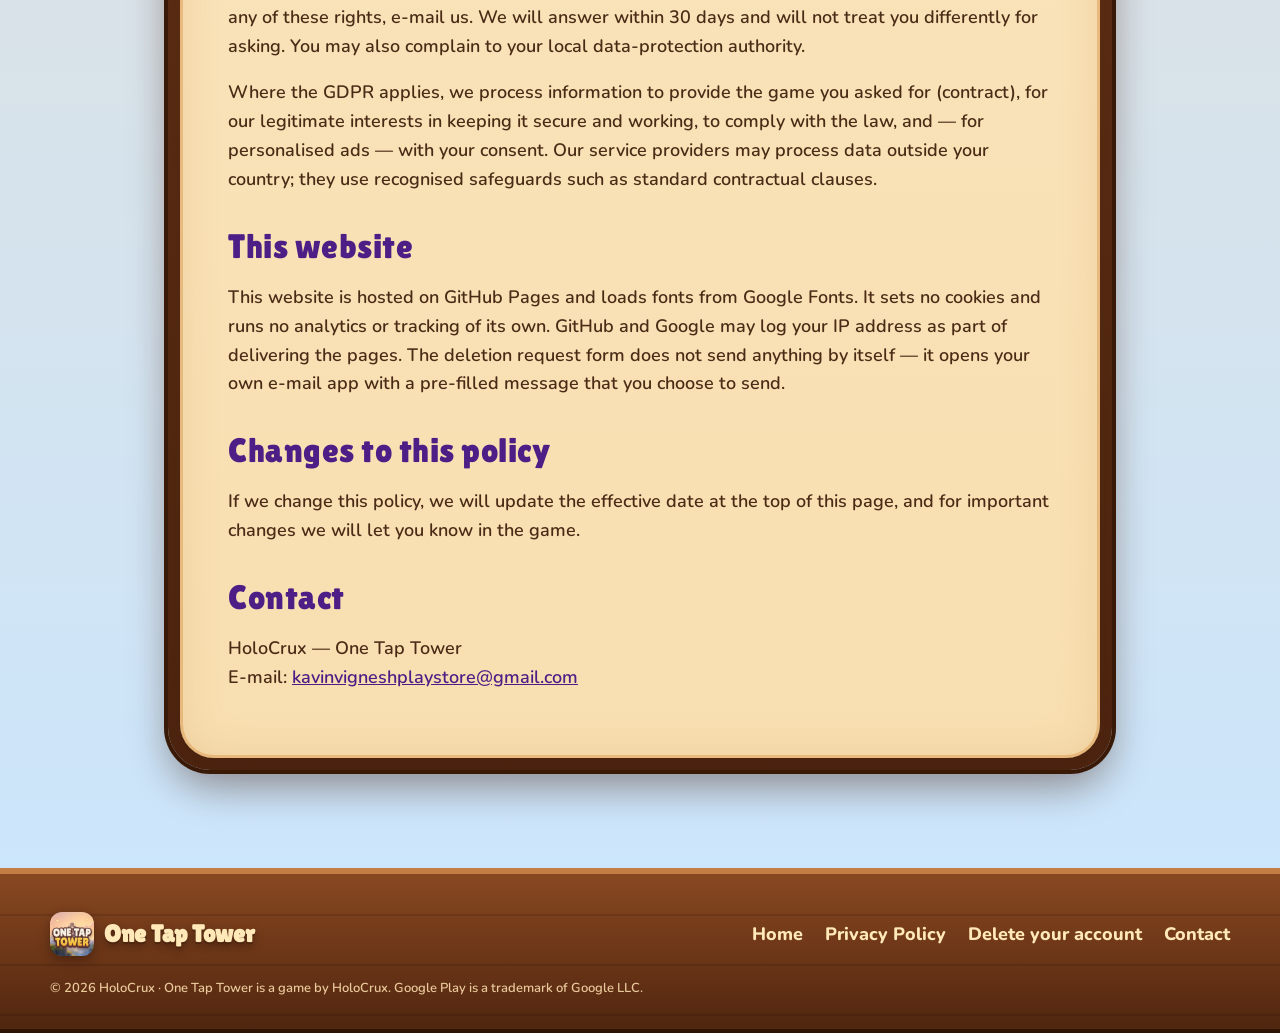
<file: privacy.html>
<!doctype html>
<html lang="en">
<head>
  <meta charset="utf-8">
  <meta name="viewport" content="width=device-width, initial-scale=1, viewport-fit=cover">
  <title>Privacy Policy — One Tap Tower</title>
  <meta name="description" content="How One Tap Tower by HoloCrux collects, uses and protects your information.">
  <meta name="theme-color" content="#8a4a22">
  <meta property="og:type" content="website">
  <meta property="og:title" content="Privacy Policy — One Tap Tower">
  <meta property="og:description" content="How One Tap Tower by HoloCrux collects, uses and protects your information.">
  <meta property="og:image" content="assets/img/og-image.jpg">
  <link rel="icon" type="image/png" href="assets/img/favicon.png">
  <link rel="apple-touch-icon" href="assets/img/apple-touch-icon.png">
  <link rel="preconnect" href="https://fonts.googleapis.com">
  <link rel="preconnect" href="https://fonts.gstatic.com" crossorigin>
  <link href="https://fonts.googleapis.com/css2?family=Lilita+One&family=Nunito:wght@600;700;800;900&display=swap" rel="stylesheet">
  <link rel="stylesheet" href="assets/css/site.css">
</head>
<body>

<header class="nav">
  <div class="nav-inner">
    <a class="brand" href="index.html" aria-label="One Tap Tower home">
      <img src="assets/img/app-icon.webp" alt="" width="44" height="44">
      <span>One Tap Tower</span>
    </a>
    <button class="nav-toggle" aria-label="Menu" aria-expanded="false" aria-controls="nav-links"><span></span><span></span><span></span></button>
    <ul class="nav-links" id="nav-links">
      <li><a href="index.html">Home</a></li>
      <li><a href="index.html#heroes">Heroes</a></li>
      <li><a href="privacy.html" aria-current="page">Privacy</a></li>
      <li><a href="delete-account.html">Delete account</a></li>
    </ul>
  </div>
</header>

<main>
  <section class="page-hero">
    <div class="hero-sky" aria-hidden="true"></div>
    <div class="clouds" aria-hidden="true">
      <i class="cloud" style="--w:300px;--top:18%;--t:110s;--d:-30s;--o:.7"></i>
      <i class="cloud" style="--w:200px;--top:52%;--t:90s;--d:-60s;--o:.55"></i>
    </div>
    <h1>Privacy Policy</h1>
    <p>Plain words about what One Tap Tower keeps, why, and how you stay in control.</p>
    <img class="peek l" src="assets/img/hero-frost-idle.webp" alt="">
    <img class="peek r" src="assets/img/hero-liza-idle.webp" alt="">
  </section>

  <section class="doc">
    <div class="wrap">
      <article class="board round">
        <p class="meta">Effective date: October 10, 2026 · Developer: HoloCrux · Contact: <a href="mailto:kavinvigneshplaystore@gmail.com">kavinvigneshplaystore@gmail.com</a></p>

        <ul class="toc" aria-label="On this page">
          <li><a href="#summary">Summary</a></li>
          <li><a href="#collect">What we collect</a></li>
          <li><a href="#use">How we use it</a></li>
          <li><a href="#partners">Service providers</a></li>
          <li><a href="#ads">Ads</a></li>
          <li><a href="#purchases">Purchases</a></li>
          <li><a href="#public">What others see</a></li>
          <li><a href="#retention">Retention</a></li>
          <li><a href="#delete">Deleting your data</a></li>
          <li><a href="#children">Children</a></li>
          <li><a href="#rights">Your rights</a></li>
          <li><a href="#contact">Contact</a></li>
        </ul>

        <h2 id="summary">The short version</h2>
        <div class="callout-box">
          <img src="assets/img/power-shield.webp" alt="">
          <div>
            <p style="margin:0">One Tap Tower never asks for your real name, e-mail address, contacts, photos or location. You play under a nickname you choose. Your progress lives on your phone and, when you are online, is backed up to your game account so you can keep it. You can delete that account at any time from inside the game.</p>
          </div>
        </div>
        <p>This policy explains how HoloCrux ("we", "us") handles information when you play One Tap Tower (the "game") on Android, and when you visit this website. If you have a question that this page doesn't answer, e-mail us — a real person reads every message.</p>

        <h2 id="collect">Information we collect</h2>
        <h3>Information you give us</h3>
        <ul>
          <li><b>Nickname.</b> The name you pick when you first play. It is shown on leaderboards and to your friends. Please don't use your real full name.</li>
          <li><b>Friends.</b> The friend codes you add, the friend requests you send or accept, and the friends you remove.</li>
          <li><b>Messages to us.</b> If you e-mail us (for example a support question or a deletion request), we receive your e-mail address and whatever you write.</li>
        </ul>
        <h3>Information created as you play</h3>
        <ul>
          <li><b>Game progress.</b> Scores, best height, coins, tokens, level, characters and skins you own, power-up upgrades, missions, awards, daily streak and Lucky Spin state, and your settings (sound, music, vibration).</li>
          <li><b>Game account identifier.</b> A random player ID created by Unity Authentication the first time the game goes online. It is not linked to your name, e-mail address or phone number.</li>
          <li><b>Country.</b> A two-letter country code read from your SIM card or mobile network (falling back to your phone's region setting), used only to place you on your country's leaderboard. We never request location permission and never use GPS.</li>
          <li><b>Google Play Games link (optional).</b> If you choose to back up your progress with Google Play Games, your game account is linked to your Play Games player ID. We do not receive your Google account e-mail address or password.</li>
        </ul>
        <h3>Information collected automatically by our service providers</h3>
        <ul>
          <li><b>Device and connection data</b> such as device model, operating-system version, language, IP address and app version, which online services need to work and to protect against abuse.</li>
          <li><b>Advertising data</b> when you choose to watch a rewarded ad — see <a href="#ads">Ads</a> below.</li>
          <li><b>Purchase records</b> when you buy something — see <a href="#purchases">Purchases</a> below.</li>
        </ul>

        <h2 id="use">How we use information</h2>
        <ul>
          <li>To run the game: keep your progress, show leaderboards, and let you add and climb with friends.</li>
          <li>To back up and restore your progress (including onto a new phone with Google Play Games).</li>
          <li>To deliver rewarded ads you choose to watch, and the rewards that come with them.</li>
          <li>To process and restore in-app purchases.</li>
          <li>To keep the game fair, secure and working, and to fix bugs.</li>
          <li>To answer your messages and deletion requests.</li>
        </ul>
        <p>We do not sell your personal information, and we do not use it to build profiles about you outside the game.</p>

        <h2 id="partners">Service providers</h2>
        <p>The game relies on a few trusted services. Each processes data on our behalf, or under its own privacy policy as described:</p>
        <table>
          <thead><tr><th>Provider</th><th>What it does</th><th>Data involved</th></tr></thead>
          <tbody>
            <tr>
              <td data-label="Provider">Unity Gaming Services<br>(Unity Technologies)</td>
              <td data-label="What it does">Anonymous sign-in, cloud backup of your progress, leaderboards, friends, and server scripts</td>
              <td data-label="Data involved">Player ID, nickname, game progress, scores, country code, friend list, device and connection data — <a href="https://unity.com/legal/game-player-and-app-user-privacy-policy" rel="noopener">Unity privacy policy</a></td>
            </tr>
            <tr>
              <td data-label="Provider">Google Play Games Services<br>(Google)</td>
              <td data-label="What it does">Optional sign-in to back up and restore progress</td>
              <td data-label="Data involved">Play Games player ID — <a href="https://policies.google.com/privacy" rel="noopener">Google privacy policy</a></td>
            </tr>
            <tr>
              <td data-label="Provider">Google Play Billing<br>(Google)</td>
              <td data-label="What it does">In-app purchases</td>
              <td data-label="Data involved">Order and purchase records — <a href="https://policies.google.com/privacy" rel="noopener">Google privacy policy</a></td>
            </tr>
            <tr>
              <td data-label="Provider">Unity LevelPlay and its ad networks<br>(Unity Ads, Google AdMob, ironSource)</td>
              <td data-label="What it does">Rewarded video ads that you choose to watch</td>
              <td data-label="Data involved">Advertising ID, device and connection data, ad interactions — <a href="https://unity.com/legal/game-player-and-app-user-privacy-policy" rel="noopener">Unity</a>, <a href="https://policies.google.com/technologies/ads" rel="noopener">Google</a></td>
            </tr>
          </tbody>
        </table>

        <h2 id="ads">Ads</h2>
        <p>One Tap Tower only shows <b>rewarded</b> ads — the ones you choose to watch for a second chance, double coins or a Lucky Spin. There are no pop-up ads between runs. When an ad is shown, the ad network may use your device's advertising ID and basic device information to choose an ad, measure it and prevent fraud, and may show personalised ads where the law allows.</p>
        <p>You can reset your advertising ID, or delete it to opt out of personalised ads, in your phone's settings under <b>Settings ▸ Privacy ▸ Ads</b> (or <b>Settings ▸ Google ▸ Ads</b> on some phones). Where the law requires consent for personalised ads (for example in the EEA or the UK), ads are shown only on the basis the law allows.</p>

        <h2 id="purchases">Purchases</h2>
        <p>Purchases are handled entirely by Google Play. We never see your card or bank details. We receive a purchase receipt (order ID, product and time) so the game can deliver and restore what you bought. Google keeps its own records of your purchases, as required for tax and accounting, and those are not removed when you delete your game account.</p>

        <h2 id="public">What other players can see</h2>
        <ul>
          <li>Your <b>nickname</b>, <b>best score</b> and <b>country</b> on the leaderboards.</li>
          <li>Your <b>friend code</b> (your nickname plus a short number), if you share it.</li>
          <li>Your nickname and score to the friends you add. You can remove any friend at any time from the Friends screen, and cancel any friend request you've sent.</li>
        </ul>
        <p>There is no chat in the game, and no player can see your private details.</p>

        <h2 id="retention">How long we keep information</h2>
        <ul>
          <li>Your progress is kept on your phone until you uninstall the game or clear its data.</li>
          <li>Your online game account (cloud backup, scores, friends) is kept while you play, and is deleted when you ask us to delete it.</li>
          <li>Deletion e-mails and our replies are kept for up to 12 months, as a record that your request was handled.</li>
          <li>Our service providers may keep limited logs for security and accounting for the periods set out in their own policies.</li>
        </ul>

        <h2 id="delete">Deleting your account and data</h2>
        <p>You can delete your game account at any time, right inside the game: open <b>Settings</b> from the home screen, scroll down to <b>Account</b>, tap <b>Delete Account</b> and confirm. This removes your scores from the leaderboards, your friends, your cloud backup and your game account, and resets the game on your phone.</p>
        <p>If you no longer have the game installed, you can <a href="delete-account.html">request deletion on this website</a> or e-mail <a href="mailto:kavinvigneshplaystore@gmail.com">kavinvigneshplaystore@gmail.com</a>. We complete requests within 30 days.</p>

        <h2 id="children">Children</h2>
        <p>One Tap Tower is a general-audience game and is not directed at children under 13. We do not knowingly collect personal information from children under 13. If you believe a child has given us personal information, contact us and we will delete it.</p>

        <h2 id="security">Security</h2>
        <p>Information sent between the game and our services is encrypted in transit (HTTPS). Access to the game's back end is limited to the developer, and administrative keys are stored in a protected secret store, never inside the app. No system is perfectly secure, but we work to protect your information and will tell you if a breach affects you where the law requires.</p>

        <h2 id="rights">Your rights</h2>
        <p>Depending on where you live (for example under the GDPR in Europe, the UK GDPR, India's DPDP Act or US state laws such as the CCPA), you may have the right to access, correct, export or delete your personal information, to object to or restrict some processing, and to withdraw consent. To use any of these rights, e-mail us. We will answer within 30 days and will not treat you differently for asking. You may also complain to your local data-protection authority.</p>
        <p>Where the GDPR applies, we process information to provide the game you asked for (contract), for our legitimate interests in keeping it secure and working, to comply with the law, and — for personalised ads — with your consent. Our service providers may process data outside your country; they use recognised safeguards such as standard contractual clauses.</p>

        <h2 id="website">This website</h2>
        <p>This website is hosted on GitHub Pages and loads fonts from Google Fonts. It sets no cookies and runs no analytics or tracking of its own. GitHub and Google may log your IP address as part of delivering the pages. The deletion request form does not send anything by itself — it opens your own e-mail app with a pre-filled message that you choose to send.</p>

        <h2 id="changes">Changes to this policy</h2>
        <p>If we change this policy, we will update the effective date at the top of this page, and for important changes we will let you know in the game.</p>

        <h2 id="contact">Contact</h2>
        <p class="mail-line">HoloCrux — One Tap Tower<br>E-mail: <a href="mailto:kavinvigneshplaystore@gmail.com">kavinvigneshplaystore@gmail.com</a></p>
      </article>
    </div>
  </section>
</main>

<footer class="footer">
  <div class="wrap">
    <a class="brand" href="index.html"><img src="assets/img/app-icon.webp" alt="" width="44" height="44"><span>One Tap Tower</span></a>
    <nav aria-label="Footer">
      <ul>
        <li><a href="index.html">Home</a></li>
        <li><a href="privacy.html">Privacy Policy</a></li>
        <li><a href="delete-account.html">Delete your account</a></li>
        <li><a href="mailto:kavinvigneshplaystore@gmail.com">Contact</a></li>
      </ul>
    </nav>
    <small>© <span data-year>2026</span> HoloCrux · One Tap Tower is a game by HoloCrux. Google Play is a trademark of Google LLC.</small>
  </div>
</footer>

<script src="assets/js/site.js" defer></script>
</body>
</html>
</file>
<file: assets/css/site.css>
/* One Tap Tower — website styles. A hand-painted sky world built from the game's own art: wooden boards,
   parchment, purple ribbons, gold coins and heroes that hop. Mobile first; every animation stops for
   prefers-reduced-motion. */

:root {
  --sky-top: #6fb7ff;
  --sky-mid: #ffd6a8;
  --sunset: #ffb072;
  --wood: #8a4a22;
  --wood-dark: #4e250f;
  --wood-light: #c47d43;
  --parchment: #fff4dc;
  --parchment-2: #f8dfb1;
  --ink: #4a2913;
  --ink-soft: #7b5637;
  --purple: #8346d1;
  --purple-dark: #4d1f86;
  --gold: #ffcf3f;
  --gold-dark: #e0921a;
  --green: #63d64c;
  --green-dark: #2c8a2a;
  --pink: #ff6c9d;
  --blue: #3e8ef0;
  --white: #ffffff;
  --shadow: 0 18px 40px rgba(60, 25, 10, 0.28);
  --radius: 26px;
  --display: "Lilita One", "Arial Rounded MT Bold", "Trebuchet MS", system-ui, sans-serif;
  --body: "Nunito", system-ui, -apple-system, "Segoe UI", Roboto, sans-serif;
  --gutter: clamp(16px, 4vw, 40px);
  --max: 1180px;
}

*, *::before, *::after { box-sizing: border-box; }
html { scroll-behavior: smooth; -webkit-text-size-adjust: 100%; }
body {
  margin: 0;
  font-family: var(--body);
  font-size: clamp(16px, 1.05vw + 12px, 18px);
  line-height: 1.6;
  color: var(--ink);
  background: linear-gradient(180deg, #ffe7c4 0%, #ffd9b0 40%, #c9e6ff 100%);
  overflow-x: hidden;
}
img { max-width: 100%; display: block; }
a { color: var(--purple-dark); }
a:hover { color: var(--purple); }
.sr-only { position: absolute; width: 1px; height: 1px; overflow: hidden; clip: rect(0 0 0 0); white-space: nowrap; }
.wrap { width: min(100% - 2 * var(--gutter), var(--max)); margin-inline: auto; }

h1, h2, h3, .display { font-family: var(--display); font-weight: 400; letter-spacing: 0.5px; line-height: 1.1; }

/* ---- navigation ------------------------------------------------------------------------------------------ */

.nav {
  position: fixed; inset: 0 0 auto 0; z-index: 50;
  transition: background 0.3s, box-shadow 0.3s, backdrop-filter 0.3s;
}
.nav.solid {
  background: rgba(78, 37, 15, 0.82);
  backdrop-filter: blur(10px); -webkit-backdrop-filter: blur(10px);
  box-shadow: 0 6px 24px rgba(40, 15, 5, 0.35);
}
.nav-inner { display: flex; align-items: center; justify-content: space-between; gap: 16px; padding: 12px var(--gutter); max-width: 1400px; margin: 0 auto; }
.brand { display: flex; align-items: center; gap: 10px; text-decoration: none; color: var(--white); }
.brand img { width: 44px; height: 44px; border-radius: 12px; box-shadow: 0 4px 12px rgba(0,0,0,0.3); }
.brand span { font-family: var(--display); font-size: 22px; text-shadow: 0 2px 0 var(--wood-dark), 0 4px 10px rgba(0,0,0,0.35); }
.nav-links { display: flex; align-items: center; gap: 6px; list-style: none; margin: 0; padding: 0; }
.nav-links a {
  display: block; padding: 8px 14px; border-radius: 999px; text-decoration: none; font-weight: 800; color: var(--white);
  text-shadow: 0 2px 6px rgba(0,0,0,0.45); transition: background 0.2s, transform 0.2s;
}
.nav-links a:hover, .nav-links a[aria-current="page"] { background: rgba(255,255,255,0.18); transform: translateY(-1px); }
.nav-toggle { display: none; background: none; border: 0; padding: 8px; cursor: pointer; }
.nav-toggle span { display: block; width: 26px; height: 3px; margin: 5px 0; border-radius: 3px; background: var(--white); box-shadow: 0 1px 3px rgba(0,0,0,0.4); transition: transform 0.3s, opacity 0.3s; }

@media (max-width: 820px) {
  .nav-toggle { display: block; }
  .nav-links {
    position: fixed; inset: 68px 12px auto 12px; flex-direction: column; align-items: stretch; gap: 4px;
    padding: 12px; border-radius: 22px; background: rgba(78, 37, 15, 0.94); box-shadow: var(--shadow);
    transform: translateY(-12px) scale(0.97); opacity: 0; pointer-events: none; transition: transform 0.25s, opacity 0.25s;
  }
  .nav-links a { padding: 12px 16px; font-size: 18px; }
  .nav.open .nav-links { transform: none; opacity: 1; pointer-events: auto; }
  .nav.open .nav-toggle span:nth-child(1) { transform: translateY(8px) rotate(45deg); }
  .nav.open .nav-toggle span:nth-child(2) { opacity: 0; }
  .nav.open .nav-toggle span:nth-child(3) { transform: translateY(-8px) rotate(-45deg); }
}

/* ---- buttons ----------------------------------------------------------------------------------------------- */

.btn {
  position: relative; display: inline-flex; align-items: center; gap: 12px; padding: 14px 26px; border-radius: 999px;
  font-family: var(--display); font-size: clamp(18px, 1.2vw + 12px, 22px); letter-spacing: 0.5px; text-decoration: none;
  color: var(--white); border: 4px solid rgba(40, 20, 8, 0.85); cursor: pointer; overflow: hidden;
  transition: transform 0.18s cubic-bezier(.3,1.6,.6,1), box-shadow 0.2s;
}
.btn:hover { transform: translateY(-3px) scale(1.03); color: var(--white); }
.btn:active { transform: translateY(1px) scale(0.98); }
.btn::after { /* the glint that sweeps a candy button */
  content: ""; position: absolute; top: -40%; bottom: -40%; width: 40px; left: -80px; transform: rotate(20deg);
  background: linear-gradient(90deg, transparent, rgba(255,255,255,0.55), transparent);
  animation: glint 3.6s ease-in-out infinite;
}
.btn-play {
  background: linear-gradient(180deg, #8bf06c 0%, var(--green) 45%, var(--green-dark) 100%);
  box-shadow: 0 8px 0 #1d5c1b, 0 16px 30px rgba(20, 70, 10, 0.45), inset 0 3px 0 rgba(255,255,255,0.5);
  text-shadow: 0 2px 0 rgba(20, 70, 10, 0.8);
}
.btn-play svg { width: 30px; height: 30px; flex: none; filter: drop-shadow(0 2px 0 rgba(20,70,10,0.7)); }
.btn-play small { display: block; font-family: var(--body); font-weight: 800; font-size: 12px; letter-spacing: 1px; opacity: 0.9; line-height: 1; }
.btn-play b { display: block; font-weight: 400; line-height: 1.05; }
.btn-ghost {
  background: linear-gradient(180deg, #b77ff2 0%, var(--purple) 50%, var(--purple-dark) 100%);
  box-shadow: 0 8px 0 #2f0f57, 0 16px 30px rgba(50, 15, 90, 0.45), inset 0 3px 0 rgba(255,255,255,0.45);
  text-shadow: 0 2px 0 rgba(40, 10, 70, 0.8);
}
.btn-gold {
  background: linear-gradient(180deg, #ffe58a 0%, var(--gold) 45%, var(--gold-dark) 100%);
  color: var(--wood-dark); text-shadow: 0 1px 0 rgba(255,255,255,0.6);
  box-shadow: 0 8px 0 #9a5a0c, 0 16px 30px rgba(120, 60, 0, 0.4), inset 0 3px 0 rgba(255,255,255,0.6);
}
.btn-gold:hover { color: var(--wood-dark); }

/* ---- hero ------------------------------------------------------------------------------------------------- */

.hero {
  position: relative; min-height: 100svh; display: grid; align-items: center; overflow: hidden; isolation: isolate;
  padding: 96px 0 120px;
}
.hero-sky {
  position: absolute; inset: -6% -4%; z-index: -5;
  background: url("../img/sky-tall.webp") center 72% / cover no-repeat;
  animation: kenburns 38s ease-in-out infinite alternate; will-change: transform;
}
@media (min-aspect-ratio: 4/5) {
  .hero-sky { background-image: url("../img/sky-wide.webp"); background-position: center 60%; }
}
.rays {
  position: absolute; z-index: -4; width: 160vmax; height: 160vmax; left: 72%; top: 46%; translate: -50% -50%;
  background: repeating-conic-gradient(from 0deg, rgba(255, 246, 214, 0.20) 0deg 5deg, transparent 5deg 15deg);
  -webkit-mask: radial-gradient(circle, #000 0%, rgba(0,0,0,0.6) 18%, transparent 52%);
  mask: radial-gradient(circle, #000 0%, rgba(0,0,0,0.6) 18%, transparent 52%);
  animation: spin 140s linear infinite; mix-blend-mode: screen; pointer-events: none;
}
.clouds { position: absolute; inset: 0; z-index: -3; pointer-events: none; }
.cloud {
  position: absolute; width: var(--w, 280px); height: calc(var(--w, 280px) * 0.42); top: var(--top, 20%); left: -40%;
  background:
    radial-gradient(closest-side at 30% 62%, rgba(255,255,255,0.95), rgba(255,255,255,0) 100%),
    radial-gradient(closest-side at 55% 42%, rgba(255,255,255,0.95), rgba(255,255,255,0) 100%),
    radial-gradient(closest-side at 76% 64%, rgba(255,250,240,0.9), rgba(255,255,255,0) 100%);
  filter: blur(2px); opacity: var(--o, 0.75);
  animation: drift var(--t, 90s) linear infinite; animation-delay: var(--d, 0s);
}
.motes { position: absolute; inset: 0; z-index: -2; width: 100%; height: 100%; pointer-events: none; }
.hero-fade { position: absolute; inset: auto 0 0 0; height: 180px; z-index: -1; background: linear-gradient(180deg, transparent, #ffe7c4 92%); pointer-events: none; }

.hero-inner {
  display: grid; gap: clamp(8px, 2vw, 24px); align-items: center; width: min(100% - 2 * var(--gutter), 1320px); margin-inline: auto;
  grid-template-columns: 1fr;
}
.hero-copy { text-align: center; position: relative; z-index: 2; }
.hero-logo {
  width: min(86vw, 560px); height: auto; margin: 0 auto; filter: drop-shadow(0 16px 26px rgba(70, 30, 10, 0.45));
  animation: bob 5s ease-in-out infinite;
}
.tagline {
  margin: 4px 0 10px; font-family: var(--display); font-size: clamp(26px, 3vw + 12px, 44px); line-height: 1.15; text-wrap: balance; color: var(--white);
  text-shadow: 0 3px 0 var(--wood-dark), 0 6px 18px rgba(60, 20, 0, 0.5);
}
.lede {
  margin: 0 auto 22px; max-width: 34ch; text-wrap: pretty; font-size: clamp(17px, 0.6vw + 14px, 20px); font-weight: 800; color: #fffaf0;
  text-shadow: 0 2px 8px rgba(60, 20, 0, 0.6);
}
.cta { display: flex; flex-wrap: wrap; gap: 18px 16px; justify-content: center; }
.soon { margin: 14px 0 0; font-weight: 800; font-size: 14px; letter-spacing: 1.5px; text-transform: uppercase; color: #fff8e6; text-shadow: 0 2px 6px rgba(0,0,0,0.45); }

/* The climb: ledges going up the screen, a hero on each. Sized in container units so it scales as one picture. */
.climb { position: relative; width: min(100%, 640px); aspect-ratio: 1 / 0.92; margin: 0 auto; container-type: inline-size; }
.step {
  position: absolute; left: calc(var(--x) * 1cqw); bottom: calc(var(--y) * 1cqw); width: calc(var(--lw) * 1cqw);
  animation: float 6.5s ease-in-out infinite; animation-delay: var(--d, 0s);
}
.step .ledge { width: 100%; filter: drop-shadow(0 12px 14px rgba(60, 25, 10, 0.35)); }
.step .hero-pose {
  position: absolute; left: 50%; bottom: calc(var(--lw) * var(--lr) * 0.70 * 1cqw); height: calc(var(--hh) * 1cqw); width: auto;
  max-width: none; transform-origin: 50% 100%; translate: -50% 0;
  filter: drop-shadow(6px 10px 10px rgba(50, 20, 10, 0.3));
  animation: hop 5.2s ease-in-out infinite; animation-delay: var(--hd, 0s);
}
.flyer {
  position: absolute; left: calc(var(--x) * 1cqw); bottom: calc(var(--y) * 1cqw); height: calc(var(--hh) * 1cqw);
  filter: drop-shadow(0 14px 18px rgba(70, 40, 90, 0.35)); animation: fly 7s ease-in-out infinite;
}
.coin-spin {
  position: absolute; left: calc(var(--x) * 1cqw); bottom: calc(var(--y) * 1cqw); width: calc(var(--s, 6) * 1cqw);
  animation: coin 2.4s linear infinite, float 4s ease-in-out infinite; animation-delay: var(--d, 0s);
  filter: drop-shadow(0 6px 8px rgba(120, 70, 0, 0.35));
}
.twinkle {
  position: absolute; left: var(--x); top: var(--y); width: var(--s, 28px); pointer-events: none;
  animation: twinkle 2.8s ease-in-out infinite; animation-delay: var(--d, 0s);
}
.scroll-cue {
  position: absolute; left: 50%; bottom: 26px; translate: -50% 0; width: 54px; height: 54px; border-radius: 50%;
  display: grid; place-items: center; text-decoration: none; color: var(--white); background: rgba(78, 37, 15, 0.45);
  border: 3px solid rgba(255,255,255,0.7); animation: nudge 2s ease-in-out infinite; z-index: 3;
}
.scroll-cue svg { width: 26px; height: 26px; }

@media (min-width: 900px) {
  .hero-inner { grid-template-columns: minmax(0, 0.95fr) minmax(0, 1.05fr); }
  .hero-copy { text-align: left; }
  .hero-logo { margin: 0; width: min(100%, 540px); }
  .lede { margin-left: 0; }
  .cta { justify-content: flex-start; }
  .climb { width: 100%; max-width: 720px; }
}

/* ---- sections -------------------------------------------------------------------------------------------- */

section { position: relative; }
.section { padding: clamp(64px, 9vw, 120px) 0; }
.section-head { text-align: center; margin-bottom: clamp(30px, 5vw, 56px); }
.eyebrow { display: inline-block; font-weight: 800; letter-spacing: 3px; font-size: 13px; text-transform: uppercase; color: var(--wood); margin-bottom: 10px; }

/* The purple ribbon heading the game puts over its cards. */
.ribbon {
  position: relative; display: inline-block; margin: 0; padding: 14px clamp(22px, 5vw, 56px) 18px; max-width: calc(100% - 64px);
  font-size: clamp(28px, 3.4vw + 12px, 54px); color: var(--white); text-wrap: balance;
  background: linear-gradient(180deg, #b07ef0 0%, var(--purple) 48%, var(--purple-dark) 100%);
  border: 4px solid #2c0d52; border-radius: 18px;
  text-shadow: 0 3px 0 #2c0d52, 0 6px 14px rgba(30, 5, 60, 0.45);
  box-shadow: 0 10px 0 #2c0d52, 0 20px 36px rgba(40, 10, 70, 0.35), inset 0 4px 0 rgba(255,255,255,0.35);
}
.ribbon::before, .ribbon::after { /* the ribbon's tails */
  content: ""; position: absolute; top: 22px; width: 46px; height: calc(100% - 4px); z-index: -1;
  background: linear-gradient(180deg, #8d55d6, #3b1270); border: 4px solid #2c0d52;
}
.ribbon::before { left: -34px; border-radius: 10px 0 0 10px; clip-path: polygon(0 0, 100% 0, 100% 100%, 0 100%, 30% 50%); }
.ribbon::after { right: -34px; border-radius: 0 10px 10px 0; clip-path: polygon(0 0, 100% 0, 70% 50%, 100% 100%, 0 100%); }
.section-head p { max-width: 58ch; margin: 22px auto 0; font-weight: 700; color: var(--ink-soft); font-size: clamp(17px, 0.5vw + 15px, 19px); }

/* Wooden board with a parchment face — the game's card language. */
.board {
  position: relative; padding: clamp(22px, 4vw, 48px); border-radius: var(--radius);
  background:
    radial-gradient(120% 80% at 50% 0%, rgba(255,255,255,0.55), transparent 60%),
    linear-gradient(180deg, var(--parchment) 0%, var(--parchment-2) 100%);
  border: 12px solid transparent;
  border-image: linear-gradient(180deg, var(--wood-light), var(--wood) 40%, var(--wood-dark)) 1;
  box-shadow: var(--shadow), inset 0 0 0 3px rgba(224, 160, 90, 0.55), inset 0 0 40px rgba(190, 120, 50, 0.18);
}
.board.round { border: 0; border-radius: 34px; outline: 0; }
.board.round::before {
  content: ""; position: absolute; inset: -12px; z-index: -1; border-radius: 42px;
  background: linear-gradient(180deg, var(--wood-light), var(--wood) 35%, var(--wood-dark));
  box-shadow: 0 0 0 4px #3a1a08, var(--shadow);
}

/* ---- heroes ---------------------------------------------------------------------------------------------- */

.heroes-grid { display: grid; gap: clamp(14px, 2vw, 22px); grid-template-columns: repeat(5, minmax(0, 1fr)); }
.hero-card {
  position: relative; display: flex; flex-direction: column; align-items: center; text-align: center; padding: 18px 14px 20px;
  border-radius: 24px; background: linear-gradient(180deg, #fffaf0, #fbe7c3); border: 4px solid var(--rc-edge, #b98a55);
  box-shadow: 0 10px 0 var(--rc-edge, #b98a55), 0 18px 30px rgba(90, 45, 15, 0.22); cursor: pointer; outline: none;
  transition: transform 0.25s cubic-bezier(.3,1.5,.6,1), box-shadow 0.25s; isolation: isolate;
}
.hero-card:hover, .hero-card:focus-visible, .hero-card.active { transform: translateY(-8px) rotate(-1deg); }
.hero-card::before { /* the rarity glow behind the hero */
  content: ""; position: absolute; inset: 10px 10px auto 10px; height: 62%; z-index: -1; border-radius: 18px;
  background: radial-gradient(70% 70% at 50% 60%, var(--rc-glow, #ffe2ae), transparent 75%), var(--rc-wash, #f6e0bd);
}
.hero-card .portrait { position: relative; height: clamp(170px, 18vw, 230px); width: 100%; display: grid; place-items: end center; }
.hero-card .portrait img {
  position: absolute; bottom: 0; height: 100%; width: auto; max-width: none; transform-origin: 50% 100%;
  filter: drop-shadow(0 10px 10px rgba(60, 25, 10, 0.3)); transition: opacity 0.2s;
}
.hero-card .portrait .cheer { opacity: 0; }
.hero-card:hover .portrait .calm, .hero-card:focus-visible .portrait .calm, .hero-card.active .portrait .calm { opacity: 0; }
.hero-card:hover .portrait .cheer, .hero-card:focus-visible .portrait .cheer, .hero-card.active .portrait .cheer { opacity: 1; animation: cheer 0.6s cubic-bezier(.3,1.6,.6,1); }
.hero-card h3 { margin: 12px 0 4px; font-size: clamp(24px, 1.4vw + 12px, 30px); color: var(--ink); }
.rarity {
  display: inline-flex; align-items: center; gap: 6px; padding: 3px 12px; border-radius: 999px; font-weight: 900; font-size: 12px;
  letter-spacing: 1.5px; text-transform: uppercase; color: var(--white); background: var(--rc-chip, #9a7350);
  box-shadow: inset 0 2px 0 rgba(255,255,255,0.35);
}
.stars { color: var(--gold); letter-spacing: 1px; text-shadow: 0 1px 0 #8a5a00; font-size: 14px; margin-top: 6px; }
.perk { margin-top: 10px; font-weight: 900; font-size: 14px; letter-spacing: 1px; color: var(--purple-dark); }
.perk-text { margin: 2px 0 0; font-size: 15px; font-weight: 700; color: var(--ink-soft); line-height: 1.35; }
.r-common    { --rc-edge: #a07850; --rc-chip: #9c7552; --rc-glow: #ffe9c4; --rc-wash: #f4e1c1; }
.r-rare      { --rc-edge: #3c79c8; --rc-chip: #3e86dd; --rc-glow: #cfe7ff; --rc-wash: #ddeeff; }
.r-epic      { --rc-edge: #7a42c8; --rc-chip: #8a4ee0; --rc-glow: #ead6ff; --rc-wash: #eadcff; }
.r-legendary { --rc-edge: #d89411; --rc-chip: #e7a417; --rc-glow: #fff1b8; --rc-wash: #fff0c6; }

@media (max-width: 1000px) {
  .heroes-grid {
    grid-template-columns: none; grid-auto-flow: column; grid-auto-columns: minmax(220px, 62%);
    overflow-x: auto; scroll-snap-type: x mandatory; padding: 10px 6px 26px; margin: 0 -6px;
    scrollbar-width: thin; -webkit-overflow-scrolling: touch;
  }
  .hero-card { scroll-snap-align: center; }
}
@media (min-width: 640px) and (max-width: 1000px) { .heroes-grid { grid-auto-columns: minmax(220px, 34%); } }

/* ---- how to play ------------------------------------------------------------------------------------------ */

.steps { display: grid; gap: clamp(18px, 3vw, 30px); grid-template-columns: repeat(3, minmax(0, 1fr)); }
.how {
  position: relative; padding: 26px 22px 28px; border-radius: 28px; text-align: center;
  background: linear-gradient(180deg, rgba(255,255,255,0.85), rgba(255,247,230,0.92));
  border: 4px solid #e2b36e; box-shadow: 0 10px 0 #c88b3f, 0 22px 34px rgba(90, 45, 15, 0.2);
}
.how .num {
  position: absolute; top: -22px; left: 50%; translate: -50% 0; width: 50px; height: 50px; border-radius: 50%;
  display: grid; place-items: center; font-family: var(--display); font-size: 26px; color: var(--white);
  background: linear-gradient(180deg, #ffb35c, #f07a1a); border: 4px solid #7a3500; box-shadow: 0 5px 0 #7a3500;
}
.how .art { height: 190px; display: grid; place-items: center; position: relative; margin: 22px 0 8px; }
.how h3 { margin: 6px 0 6px; font-size: clamp(24px, 1.2vw + 14px, 30px); }
.how p { margin: 0; font-weight: 700; color: var(--ink-soft); }
.tap-demo { position: relative; width: 200px; height: 100%; display: grid; place-items: end center; }
.tap-demo img { height: 146px; animation: jump 1.8s cubic-bezier(.3,.9,.5,1) infinite; transform-origin: 50% 100%; }
.tap-ring {
  position: absolute; right: 0; bottom: 34%; width: 54px; height: 54px; border-radius: 50%; border: 5px solid var(--white);
  box-shadow: 0 0 0 4px rgba(124, 63, 196, 0.6); animation: tapring 1.8s ease-out infinite;
}
.perfect-demo { position: relative; width: 220px; height: 170px; }
.perfect-demo .ledge { position: absolute; left: 50%; bottom: 10px; width: 200px; translate: -50% 0; }
.perfect-demo .bullseye { position: absolute; left: 50%; bottom: 52px; translate: -50% 0; width: 10px; height: 10px; }
.callout {
  position: absolute; left: 50%; top: 4px; translate: -50% 0; padding: 6px 18px; border-radius: 12px; white-space: nowrap;
  font-family: var(--display); font-size: 26px; color: var(--gold); background: #1b1023; border: 2px solid var(--gold);
  text-shadow: 0 2px 0 #6a3d00; animation: pop 2.4s ease-in-out infinite;
}
.callout.combo { top: 56px; font-size: 20px; color: #fff; background: var(--pink); border-color: #fff; text-shadow: none; animation-delay: 0.4s; }
.orbit { position: relative; width: 190px; height: 190px; }
.orbit img { position: absolute; width: 58px; left: 50%; top: 50%; translate: -50% -50%; animation: orbit 12s linear infinite; animation-delay: var(--d); }
.orbit .core { width: 92px; animation: bob 3s ease-in-out infinite; }

@media (max-width: 860px) { .steps { grid-template-columns: 1fr; max-width: 520px; margin-inline: auto; gap: 44px; } }

/* ---- ledges ---------------------------------------------------------------------------------------------- */

.ledges { display: grid; gap: 20px 14px; grid-template-columns: repeat(6, minmax(0, 1fr)); align-items: end; }
.ledge-card { text-align: center; }
.ledge-card img { width: 100%; max-width: 190px; margin: 0 auto; filter: drop-shadow(0 12px 12px rgba(60, 25, 10, 0.28)); animation: float 5.5s ease-in-out infinite; animation-delay: var(--d, 0s); }
.ledge-card b { display: block; margin-top: 10px; font-family: var(--display); font-weight: 400; font-size: 22px; }
.ledge-card span { display: block; font-weight: 700; color: var(--ink-soft); font-size: 15px; }
@media (max-width: 900px) { .ledges { grid-template-columns: repeat(3, minmax(0, 1fr)); } }
@media (max-width: 480px) { .ledges { grid-template-columns: repeat(2, minmax(0, 1fr)); } }

/* ---- rewards --------------------------------------------------------------------------------------------- */

.rewards { display: grid; gap: clamp(16px, 2.5vw, 26px); grid-template-columns: repeat(4, minmax(0, 1fr)); }
.reward {
  position: relative; padding: 24px 20px 26px; text-align: center; border-radius: 28px; overflow: hidden;
  background: linear-gradient(180deg, var(--rw-top), var(--rw-bot)); color: var(--white);
  border: 4px solid var(--rw-edge); box-shadow: 0 10px 0 var(--rw-edge), 0 22px 34px rgba(50, 20, 10, 0.25);
}
.reward::before { content: ""; position: absolute; inset: -40% -40% auto auto; width: 200px; height: 200px; border-radius: 50%; background: rgba(255,255,255,0.18); }
.reward .icon { height: 130px; display: grid; place-items: center; margin-bottom: 8px; }
.reward .icon img { max-height: 120px; width: auto; filter: drop-shadow(0 10px 10px rgba(0,0,0,0.25)); animation: bob 4s ease-in-out infinite; animation-delay: var(--d, 0s); }
.reward .wheel { position: relative; width: 128px; height: 128px; }
.reward .wheel img.w { width: 100%; animation: spin 9s cubic-bezier(.5,.05,.2,1) infinite; }
.reward .wheel img.p { position: absolute; left: 50%; top: -12px; width: 26px; translate: -50% 0; }
.reward .wheel img.h { position: absolute; left: 50%; top: 50%; width: 34px; translate: -50% -50%; }
.reward h3 { margin: 4px 0 6px; font-size: clamp(24px, 1vw + 16px, 30px); text-shadow: 0 2px 0 rgba(0,0,0,0.3); }
.reward p { margin: 0; font-weight: 800; font-size: 15px; opacity: 0.95; }
.rw-streak { --rw-top: #ffb56b; --rw-bot: #ef6d2d; --rw-edge: #8f3510; }
.rw-spin   { --rw-top: #b685ff; --rw-bot: #6c35c9; --rw-edge: #3a1477; }
.rw-miss   { --rw-top: #6fd1ff; --rw-bot: #2a86d9; --rw-edge: #134a85; }
.rw-awards { --rw-top: #ffd86b; --rw-bot: #e59a18; --rw-edge: #8a5300; }
@media (max-width: 960px) { .rewards { grid-template-columns: repeat(2, minmax(0, 1fr)); } }
@media (max-width: 480px) {
  .rewards { gap: 14px; }
  .reward { padding: 18px 12px 20px; border-radius: 22px; }
  .reward .icon { height: 96px; }
  .reward .icon img { max-height: 88px; }
  .reward .wheel { width: 92px; height: 92px; }
  .reward h3 { font-size: 21px; }
  .reward p { font-size: 13.5px; line-height: 1.4; }
}

/* ---- together + CTA ------------------------------------------------------------------------------------------- */

.together { display: grid; grid-template-columns: 1fr 1fr; gap: clamp(20px, 4vw, 48px); align-items: center; }
.together .pics { display: flex; justify-content: center; gap: 18px; align-items: flex-end; }
.together .pics img { width: min(42%, 220px); filter: drop-shadow(0 14px 14px rgba(60, 25, 10, 0.3)); animation: bob 4.5s ease-in-out infinite; }
.together .pics img:nth-child(2) { animation-delay: -2s; }
.together ul { list-style: none; padding: 0; margin: 18px 0 0; display: grid; gap: 12px; }
.together li { display: flex; gap: 12px; align-items: flex-start; font-weight: 700; }
.together li::before { content: "★"; color: var(--gold); text-shadow: 0 1px 0 #8a5a00; font-size: 20px; line-height: 1.3; }
.together h2 { font-size: clamp(32px, 2.4vw + 18px, 50px); margin: 0; color: var(--wood-dark); }
@media (max-width: 820px) { .together { grid-template-columns: 1fr; text-align: center; } .together li { text-align: left; } }

.cta-band {
  position: relative; overflow: hidden; text-align: center; color: var(--white); padding: clamp(70px, 10vw, 130px) 0 0;
  background: linear-gradient(180deg, transparent 0%, rgba(80, 40, 140, 0.0) 10%), url("../img/sky-wide.webp") center 40% / cover;
}
.cta-band::before { content: ""; position: absolute; inset: 0; background: linear-gradient(180deg, rgba(255, 231, 196, 1) 0%, rgba(255, 231, 196, 0) 22%, rgba(60, 20, 90, 0.25) 100%); }
.cta-band .wrap { position: relative; }
.cta-band h2 { margin: 0 0 10px; font-size: clamp(40px, 5vw + 12px, 78px); text-shadow: 0 4px 0 var(--wood-dark), 0 10px 28px rgba(50, 15, 0, 0.5); }
.cta-band p { margin: 0 auto 28px; max-width: 40ch; font-weight: 800; font-size: clamp(17px, 0.6vw + 14px, 21px); text-shadow: 0 2px 8px rgba(40, 10, 0, 0.6); }
.parade { position: relative; display: flex; justify-content: center; align-items: flex-end; gap: clamp(0px, 1vw, 14px); margin-top: clamp(30px, 5vw, 60px); height: clamp(120px, 34vw, 300px); }
.parade::before { content: ""; position: absolute; left: 8%; right: 8%; bottom: -14px; height: 46px; background: radial-gradient(50% 50% at 50% 50%, rgba(40, 15, 5, 0.4), transparent 72%); }
.parade img { height: 100%; width: auto; transform-origin: 50% 100%; animation: hop 4.4s ease-in-out infinite; animation-delay: var(--hd); filter: drop-shadow(0 12px 12px rgba(40, 15, 40, 0.35)); }
.parade img:nth-child(odd) { height: 88%; }

/* ---- footer ---------------------------------------------------------------------------------------------- */

.footer {
  position: relative; color: #fbe7c8; padding: 44px 0 34px;
  background: linear-gradient(180deg, #8a4a22 0%, #6b3517 55%, #4e250f 100%);
  box-shadow: inset 0 6px 0 #c47d43, inset 0 -4px 0 #2e1405;
}
.footer::before { /* plank seams */
  content: ""; position: absolute; inset: 0; pointer-events: none; opacity: 0.25;
  background: repeating-linear-gradient(180deg, transparent 0 46px, rgba(0,0,0,0.5) 46px 48px, transparent 48px 50px);
}
.footer .wrap { position: relative; display: flex; flex-wrap: wrap; gap: 22px 40px; align-items: center; justify-content: space-between; }
.footer .brand span { font-size: 24px; }
.footer nav ul { display: flex; flex-wrap: wrap; gap: 8px 22px; list-style: none; margin: 0; padding: 0; }
.footer a { color: #ffe9b8; font-weight: 800; text-decoration: none; }
.footer a:hover { color: var(--white); text-decoration: underline; }
.footer small { display: block; width: 100%; color: #e9c99b; font-weight: 600; font-size: 13px; line-height: 1.6; }

/* ---- document pages (privacy / delete) ----------------------------------------------------------------------- */

.page-hero { position: relative; overflow: hidden; isolation: isolate; padding: 130px var(--gutter) 70px; text-align: center; color: var(--white); }
.page-hero .hero-sky { animation-duration: 50s; }
.page-hero h1 { margin: 0; font-size: clamp(40px, 5vw + 14px, 76px); text-shadow: 0 4px 0 var(--wood-dark), 0 10px 28px rgba(50, 15, 0, 0.5); }
.page-hero p { margin: 12px auto 0; max-width: 46ch; font-weight: 800; font-size: clamp(17px, 0.6vw + 14px, 20px); text-shadow: 0 2px 8px rgba(40, 10, 0, 0.6); }
.page-hero .peek { position: absolute; bottom: -8px; height: clamp(110px, 16vw, 190px); width: auto; filter: drop-shadow(0 10px 12px rgba(40, 15, 10, 0.35)); animation: bob 4s ease-in-out infinite; }
.page-hero .peek.l { left: max(2vw, 8px); }
.page-hero .peek.r { right: max(2vw, 8px); animation-delay: -2s; }
@media (max-width: 640px) { .page-hero .peek { height: 92px; opacity: 0.95; } .page-hero { padding-bottom: 110px; } }

.doc { padding: clamp(36px, 6vw, 70px) 0 clamp(70px, 9vw, 110px); }
.doc .board { max-width: 920px; margin: 0 auto; }
.doc h2 { margin: 34px 0 10px; font-size: clamp(26px, 1.4vw + 16px, 34px); color: var(--purple-dark); }
.doc h2:first-child { margin-top: 0; }
.doc h3 { margin: 22px 0 6px; font-size: 22px; color: var(--wood-dark); }
.doc p, .doc li { font-weight: 600; color: #4a2c16; }
.doc ul { padding-left: 1.2em; }
.doc li { margin: 6px 0; }
.doc .meta { font-weight: 800; color: var(--ink-soft); font-size: 15px; }
.doc table { width: 100%; border-collapse: collapse; margin: 12px 0 6px; font-size: 15px; }
.doc th, .doc td { text-align: left; vertical-align: top; padding: 10px 12px; border-bottom: 2px dashed rgba(160, 110, 60, 0.35); }
.doc th { font-family: var(--display); font-weight: 400; font-size: 17px; color: var(--wood-dark); background: rgba(255,255,255,0.4); }
@media (max-width: 640px) {
  .doc table, .doc thead, .doc tbody, .doc tr, .doc th, .doc td { display: block; }
  .doc thead { display: none; }
  .doc tr { padding: 10px 0; border-bottom: 2px dashed rgba(160, 110, 60, 0.35); }
  .doc td { border: 0; padding: 4px 0; }
  .doc td::before { content: attr(data-label); display: block; font-family: var(--display); font-size: 15px; color: var(--purple-dark); }
  .doc td:first-child { font-weight: 800; color: var(--wood-dark); }
  .doc td:first-child::before { display: none; }
}
.toc { display: flex; flex-wrap: wrap; gap: 8px; margin: 0 0 6px; padding: 0; list-style: none; }
.doc .toc { padding: 0; }
.doc .toc li { margin: 0; }
.toc a { display: inline-block; padding: 6px 14px; border-radius: 999px; background: rgba(131, 70, 209, 0.12); font-weight: 800; font-size: 14px; text-decoration: none; }
.callout-box {
  display: flex; gap: 16px; align-items: center; margin: 18px 0; padding: 16px 18px; border-radius: 20px;
  background: linear-gradient(180deg, #fff, #fff4dc); border: 3px solid #e2b36e;
}
.callout-box img { width: 64px; flex: none; }

/* deletion page */
.how-delete { display: grid; gap: 14px; grid-template-columns: repeat(4, minmax(0, 1fr)); counter-reset: s; list-style: none; padding: 0; margin: 18px 0; }
.how-delete li {
  position: relative; margin: 0; padding: 30px 14px 16px; text-align: center; border-radius: 20px; font-weight: 800;
  background: #fff; border: 3px solid #e2b36e; box-shadow: 0 6px 0 #c88b3f;
}
.how-delete li::before {
  counter-increment: s; content: counter(s); position: absolute; top: -18px; left: 50%; translate: -50% 0; width: 38px; height: 38px;
  display: grid; place-items: center; border-radius: 50%; font-family: var(--display); color: #fff;
  background: linear-gradient(180deg, #b07ef0, var(--purple-dark)); border: 3px solid #2c0d52;
}
@media (max-width: 760px) { .how-delete { grid-template-columns: repeat(2, minmax(0, 1fr)); row-gap: 30px; } }
.form { display: grid; gap: 14px; margin-top: 16px; }
.form label { font-weight: 900; color: var(--wood-dark); font-size: 15px; }
.form input, .form textarea {
  width: 100%; margin-top: 6px; padding: 14px 16px; border-radius: 16px; border: 3px solid #d8a565; background: #fffdf7;
  font: 700 16px var(--body); color: var(--ink);
}
.form input:focus, .form textarea:focus { outline: none; border-color: var(--purple); box-shadow: 0 0 0 4px rgba(131, 70, 209, 0.2); }
.form .row { display: grid; gap: 14px; grid-template-columns: 1fr 1fr; }
@media (max-width: 640px) { .form .row { grid-template-columns: 1fr; } }
.form .hint { font-weight: 700; font-size: 13px; color: var(--ink-soft); }
.form .actions { display: flex; flex-wrap: wrap; gap: 14px; align-items: center; margin-top: 6px; }
.btn-danger {
  background: linear-gradient(180deg, #ff8a7a 0%, #ec4a3a 50%, #b0201a 100%);
  box-shadow: 0 8px 0 #6e0d08, 0 16px 30px rgba(110, 15, 10, 0.35), inset 0 3px 0 rgba(255,255,255,0.45);
  text-shadow: 0 2px 0 rgba(90, 10, 5, 0.8);
}
.mail-line { font-weight: 800; }
.mail-line a { word-break: break-all; }

/* ---- reveal on scroll ---------------------------------------------------------------------------------------- */

.reveal { opacity: 0; transform: translateY(26px) scale(0.98); transition: opacity 0.7s ease, transform 0.7s cubic-bezier(.2,.9,.3,1); }
.reveal.in { opacity: 1; transform: none; }

/* ---- keyframes ------------------------------------------------------------------------------------------------ */

@keyframes kenburns { from { transform: scale(1.04) translate3d(0, 0, 0); } to { transform: scale(1.12) translate3d(-1.5%, -1%, 0); } }
@keyframes spin { to { rotate: 360deg; } }
@keyframes drift { from { transform: translateX(0); } to { transform: translateX(190vw); } }
@keyframes bob { 0%, 100% { transform: translateY(0); } 50% { transform: translateY(-10px); } }
@keyframes float { 0%, 100% { transform: translateY(0); } 50% { transform: translateY(-1.6cqw); } }
@keyframes fly { 0%, 100% { transform: translate(0, 0) rotate(-3deg); } 50% { transform: translate(1.5cqw, -3cqw) rotate(3deg); } }
@keyframes hop {
  0%, 62%, 100% { transform: translateY(0) scale(1, 1); }
  66% { transform: translateY(0) scale(1.07, 0.9); }
  74% { transform: translateY(-14%) scale(0.95, 1.06); }
  82% { transform: translateY(0) scale(1.06, 0.93); }
  88% { transform: translateY(0) scale(0.98, 1.02); }
}
@keyframes jump {
  0%, 100% { transform: translateY(0) scale(1, 1); }
  10% { transform: translateY(0) scale(1.08, 0.9); }
  40% { transform: translateY(-36px) scale(0.96, 1.05); }
  70% { transform: translateY(0) scale(1.06, 0.94); }
  80% { transform: translateY(0) scale(1, 1); }
}
@keyframes cheer { 0% { transform: translateY(0) scale(1.06, 0.9); } 50% { transform: translateY(-12%) scale(0.96, 1.06); } 100% { transform: none; } }
@keyframes coin { 0% { transform: rotateY(0deg); } 100% { transform: rotateY(360deg); } }
@keyframes twinkle { 0%, 100% { opacity: 0; transform: scale(0.4) rotate(0deg); } 50% { opacity: 1; transform: scale(1) rotate(45deg); } }
@keyframes glint { 0%, 70% { left: -80px; } 100% { left: calc(100% + 80px); } }
@keyframes nudge { 0%, 100% { transform: translateY(0); } 50% { transform: translateY(8px); } }
@keyframes tapring { 0% { transform: scale(0.5); opacity: 1; } 100% { transform: scale(1.8); opacity: 0; } }
@keyframes pop { 0%, 100% { transform: scale(1); } 10% { transform: scale(1.18); } 20% { transform: scale(1); } }
@keyframes orbit { from { transform: rotate(0deg) translateX(78px) rotate(0deg); } to { transform: rotate(360deg) translateX(78px) rotate(-360deg); } }

@media (prefers-reduced-motion: reduce) {
  *, *::before, *::after { animation: none !important; transition: none !important; scroll-behavior: auto !important; }
  .reveal { opacity: 1; transform: none; }
}
</file>
